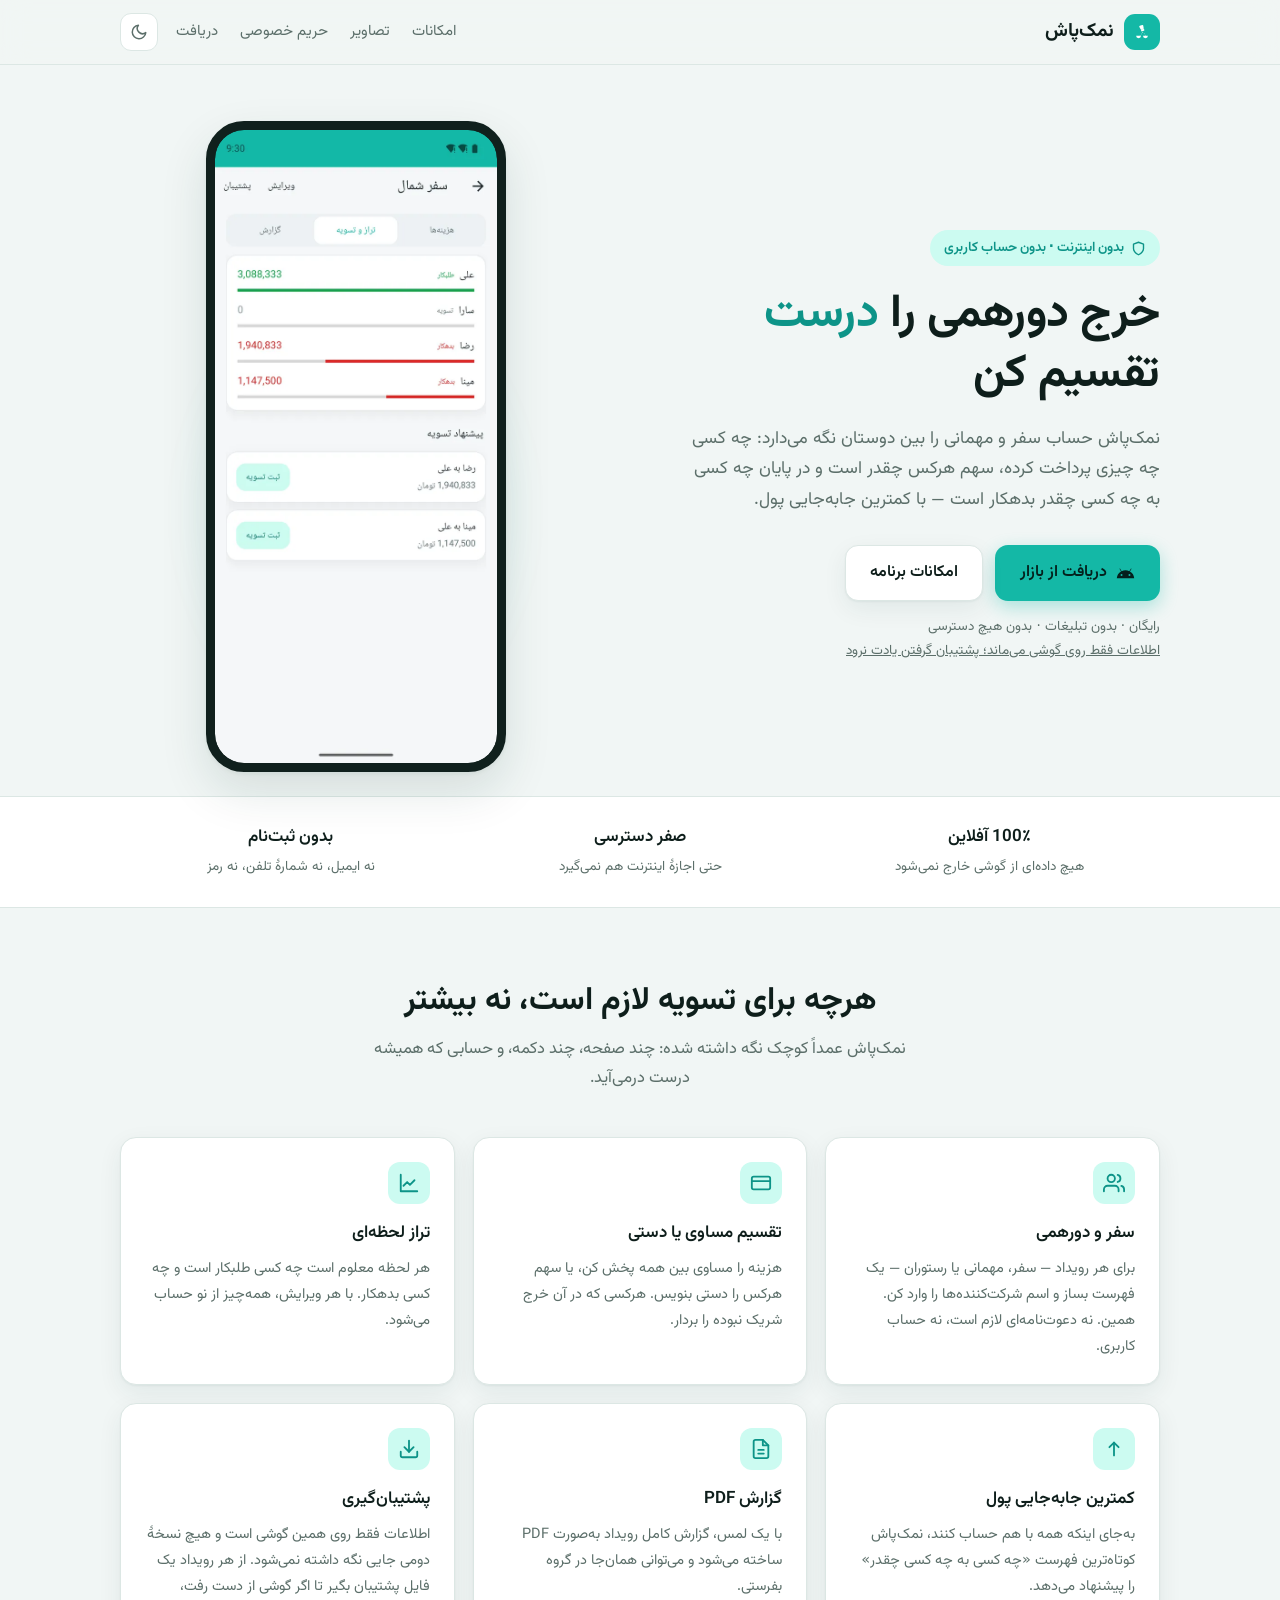
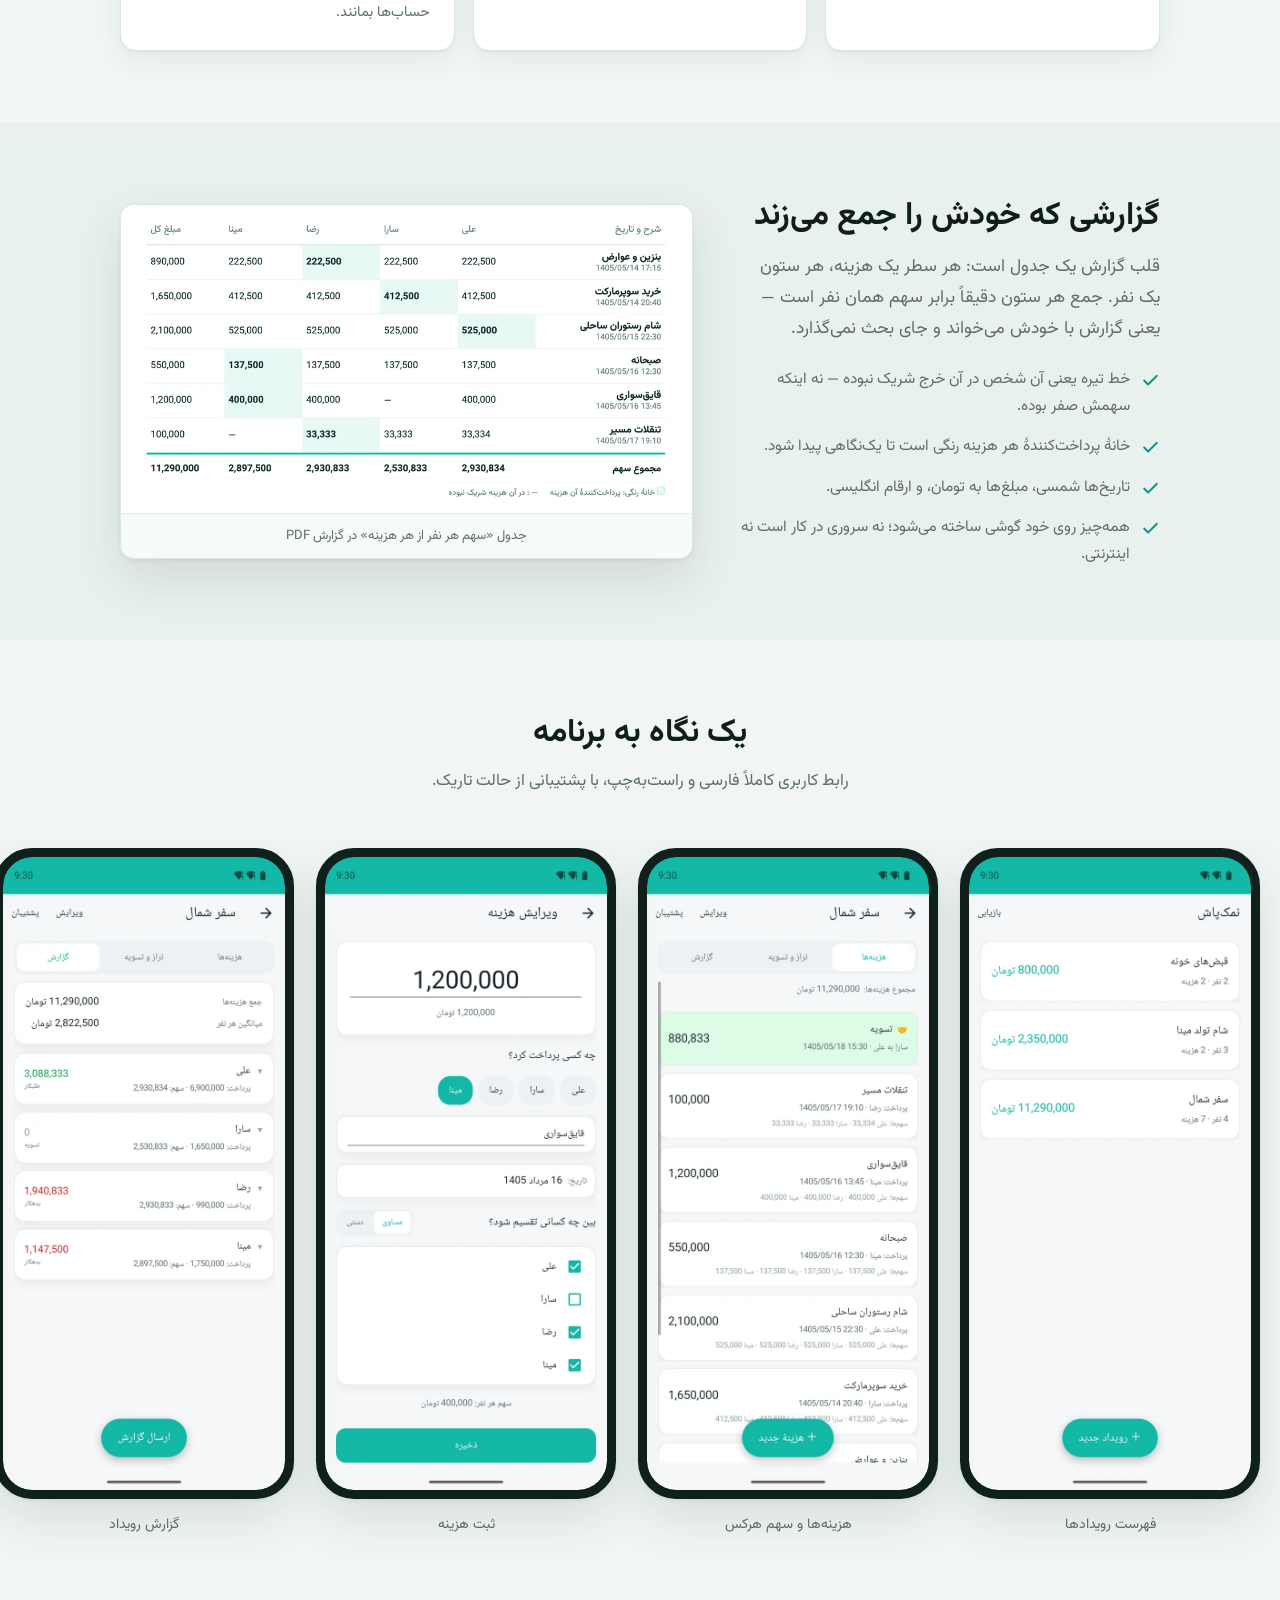
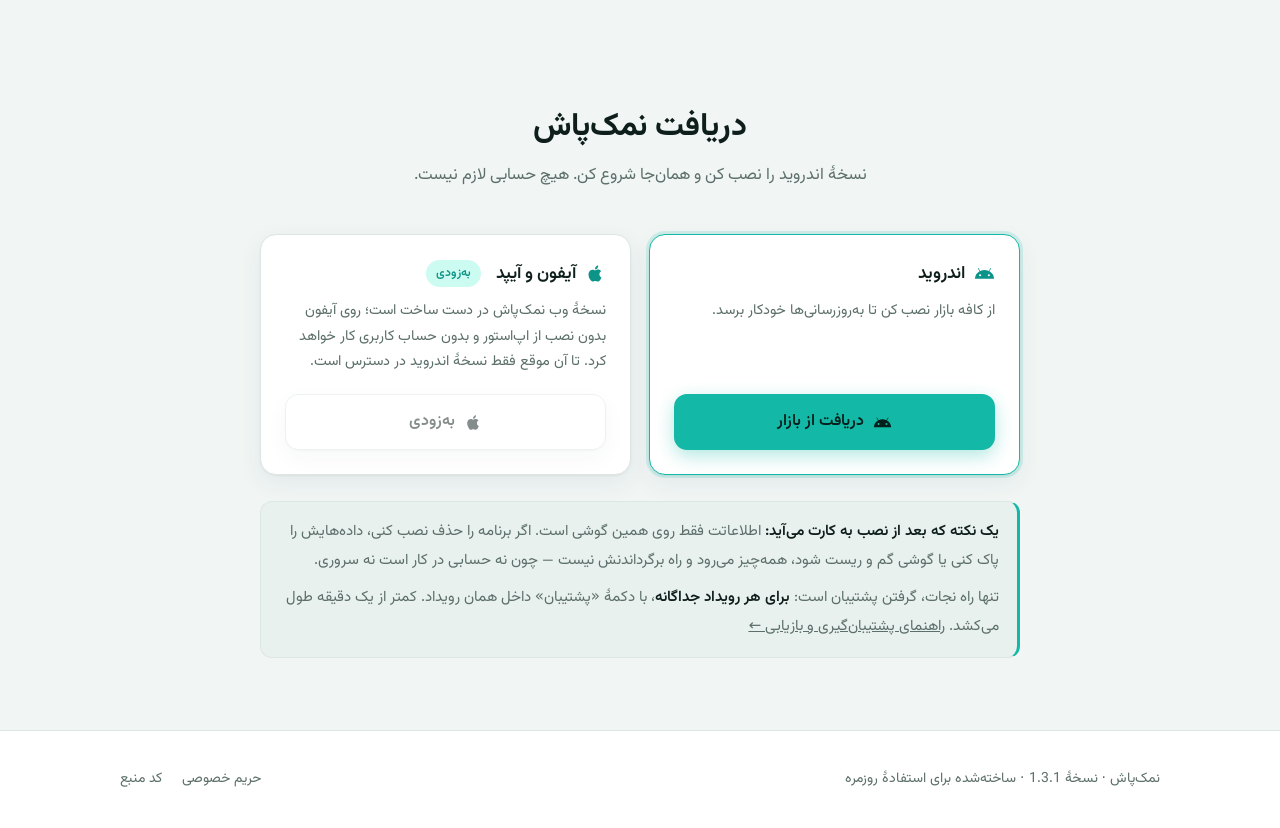
<file: docs/index.html>
<!doctype html>
<html lang="fa" dir="rtl">
<head>
<meta charset="utf-8">
<meta name="viewport" content="width=device-width, initial-scale=1, viewport-fit=cover">
<title>نمک‌پاش — تقسیم خرج دورهمی، بدون دردسر</title>
<meta name="description" content="نمک‌پاش خرج سفر و دورهمی را بین دوستان تقسیم می‌کند. کاملاً آفلاین، بدون حساب کاربری و بدون هیچ دسترسی.">
<meta name="theme-color" content="#14B8A6">

<meta property="og:type" content="website">
<meta property="og:title" content="نمک‌پاش — تقسیم خرج دورهمی، بدون دردسر">
<meta property="og:description" content="کاملاً آفلاین، بدون حساب کاربری، بدون هیچ دسترسی.">
<meta property="og:image" content="assets/shots/01-trips.webp">

<link rel="icon" href="assets/icon.svg" type="image/svg+xml">

<style>
@font-face{font-family:Vazirmatn;src:url(assets/fonts/Vazirmatn-Regular.woff2) format('woff2');font-weight:400;font-display:swap}
@font-face{font-family:Vazirmatn;src:url(assets/fonts/Vazirmatn-SemiBold.woff2) format('woff2');font-weight:600;font-display:swap}
@font-face{font-family:Vazirmatn;src:url(assets/fonts/Vazirmatn-Bold.woff2) format('woff2');font-weight:700;font-display:swap}

:root{
  --accent:#14B8A6; --accent-deep:#0D9488; --accent-soft:#CCFBF1;
  --green:#15A34A; --red:#DC2626;
  --bg:#F1F6F5; --surface:#FFFFFF; --surface-2:#E9F1EF;
  --text:#0E1E1B; --muted:#5C6F6A; --line:#DCE7E4;
  --shadow:0 1px 2px rgba(13,60,52,.05), 0 8px 24px rgba(13,60,52,.07);
  --shadow-lg:0 2px 4px rgba(13,60,52,.06), 0 20px 48px rgba(13,60,52,.12);
  --radius:16px;
}
@media (prefers-color-scheme:dark){
  :root:not([data-theme=light]){
    --accent:#2DD4BF; --accent-deep:#14B8A6; --accent-soft:#134E4A;
    --green:#4ADE80; --red:#F87171;
    --bg:#0A0F0E; --surface:#141B1A; --surface-2:#1B2423;
    --text:#E9F1EF; --muted:#93A5A0; --line:#243130;
    --shadow:0 1px 2px rgba(0,0,0,.4), 0 8px 24px rgba(0,0,0,.35);
    --shadow-lg:0 2px 4px rgba(0,0,0,.5), 0 20px 48px rgba(0,0,0,.5);
  }
}
:root[data-theme=dark]{
  --accent:#2DD4BF; --accent-deep:#14B8A6; --accent-soft:#134E4A;
  --green:#4ADE80; --red:#F87171;
  --bg:#0A0F0E; --surface:#141B1A; --surface-2:#1B2423;
  --text:#E9F1EF; --muted:#93A5A0; --line:#243130;
  --shadow:0 1px 2px rgba(0,0,0,.4), 0 8px 24px rgba(0,0,0,.35);
  --shadow-lg:0 2px 4px rgba(0,0,0,.5), 0 20px 48px rgba(0,0,0,.5);
}

*{box-sizing:border-box;margin:0;padding:0}
/* `clip`, not `hidden`: hidden would make body a scroll container and break the
   sticky header. In RTL any stray overflow also shifts the whole page sideways. */
html{scroll-behavior:smooth;overflow-x:clip}
body{
  font-family:Vazirmatn,system-ui,sans-serif;
  background:var(--bg); color:var(--text);
  line-height:1.75; font-size:16px;
  -webkit-font-smoothing:antialiased;
  overflow-x:clip;
}
.wrap{max-width:1080px;margin-inline:auto;padding-inline:20px}
section{padding-block:72px}
a{color:inherit}

/* ---------- header ---------- */
header{
  position:sticky; top:0; z-index:50;
  background:color-mix(in srgb, var(--bg) 82%, transparent);
  backdrop-filter:blur(14px); border-bottom:1px solid var(--line);
}
.bar{display:flex;align-items:center;gap:12px;height:64px}
.brand{display:flex;align-items:center;gap:10px;font-weight:700;font-size:19px;text-decoration:none}
.mark{width:36px;height:36px;border-radius:11px;background:var(--accent);display:grid;place-items:center;flex:none}
.mark svg{width:26px;height:26px;display:block}
.bar nav{margin-inline-start:auto;display:flex;gap:22px;align-items:center}
.bar nav a{color:var(--muted);text-decoration:none;font-size:15px}
.bar nav a:hover{color:var(--text)}
@media(max-width:640px){.bar nav a.hide-s{display:none}}

/* ---------- in-app browser notice ---------- */
#inapp{display:none;background:var(--accent-soft);border-bottom:1px solid var(--line);font-size:14px}
#inapp .wrap{padding-block:11px;display:flex;gap:10px;align-items:center;justify-content:center;text-align:center;flex-wrap:wrap}
#inapp b{font-weight:600}

/* ---------- hero ---------- */
.hero{padding-top:56px;padding-bottom:24px}
.hero-grid{display:grid;grid-template-columns:1.05fr .95fr;gap:48px;align-items:center}
@media(max-width:860px){.hero-grid{grid-template-columns:1fr;gap:40px;text-align:center}}
.eyebrow{
  display:inline-flex;align-items:center;gap:7px;font-size:13.5px;font-weight:600;
  color:var(--accent-deep);background:var(--accent-soft);
  padding:6px 14px;border-radius:999px;margin-bottom:20px;
}
@media (prefers-color-scheme:dark){:root:not([data-theme=light]) .eyebrow{color:#7FE8DC}}
:root[data-theme=dark] .eyebrow{color:#7FE8DC}
h1{font-size:clamp(30px,5.4vw,46px);line-height:1.3;font-weight:700;letter-spacing:-.01em}
h1 em{font-style:normal;color:var(--accent-deep)}
@media (prefers-color-scheme:dark){:root:not([data-theme=light]) h1 em{color:var(--accent)}}
:root[data-theme=dark] h1 em{color:var(--accent)}
.lede{margin-top:18px;font-size:17.5px;color:var(--muted);max-width:48ch}
@media(max-width:860px){.lede{margin-inline:auto}}

.cta{margin-top:30px;display:flex;flex-wrap:wrap;gap:12px}
@media(max-width:860px){.cta{justify-content:center}}
.btn{
  display:inline-flex;align-items:center;gap:9px;
  padding:13px 24px;border-radius:13px;font-size:16px;font-weight:600;
  text-decoration:none;border:1px solid transparent;cursor:pointer;
  transition:transform .15s ease, box-shadow .15s ease, background .15s ease;
}
.btn svg{width:19px;height:19px;flex:none}
.btn-primary{background:var(--accent);color:#04201C;box-shadow:0 6px 18px rgba(20,184,166,.32)}
.btn-primary:hover{transform:translateY(-1px);box-shadow:0 10px 26px rgba(20,184,166,.4)}
.btn-ghost{background:var(--surface);color:var(--text);border-color:var(--line);box-shadow:var(--shadow)}
.btn-ghost:hover{transform:translateY(-1px)}
.cta-note{margin-top:14px;font-size:13.5px;color:var(--muted)}

/* ---------- phone ---------- */
.phone{
  width:min(300px,78vw);margin-inline:auto;
  border:9px solid #10201D;border-radius:38px;background:#10201D;
  box-shadow:var(--shadow-lg);overflow:hidden;position:relative;
}
@media (prefers-color-scheme:dark){:root:not([data-theme=light]) .phone{border-color:#2A3937}}
:root[data-theme=dark] .phone{border-color:#2A3937}
.phone img{display:block;width:100%;height:auto;border-radius:29px}
.hero-phone{position:relative}
.hero-phone::after{
  content:"";position:absolute;inset:12% 0 -8% 0;z-index:-1;
  background:radial-gradient(closest-side, rgba(20,184,166,.28), transparent 72%);
  filter:blur(18px);
}

/* ---------- trust strip ---------- */
.strip{border-block:1px solid var(--line);background:var(--surface)}
.strip .wrap{display:grid;grid-template-columns:repeat(3,1fr);gap:8px;padding-block:26px;text-align:center}
@media(max-width:640px){.strip .wrap{grid-template-columns:1fr;gap:20px}}
.strip b{display:block;font-size:17px;font-weight:600}
.strip span{font-size:13.5px;color:var(--muted)}

/* ---------- headings ---------- */
.head{text-align:center;max-width:60ch;margin:0 auto 44px}
h2{font-size:clamp(24px,3.6vw,32px);font-weight:700;line-height:1.35}
.head p{margin-top:12px;color:var(--muted);font-size:16.5px}

/* ---------- features ---------- */
.features{display:grid;grid-template-columns:repeat(3,1fr);gap:18px}
@media(max-width:860px){.features{grid-template-columns:repeat(2,1fr)}}
@media(max-width:560px){.features{grid-template-columns:1fr}}
.card{
  background:var(--surface);border:1px solid var(--line);border-radius:var(--radius);
  padding:24px;box-shadow:var(--shadow);
}
.card .ic{
  width:42px;height:42px;border-radius:12px;background:var(--accent-soft);
  display:grid;place-items:center;margin-bottom:15px;color:var(--accent-deep);
}
@media (prefers-color-scheme:dark){:root:not([data-theme=light]) .card .ic{color:#7FE8DC}}
:root[data-theme=dark] .card .ic{color:#7FE8DC}
.card .ic svg{width:22px;height:22px}
.card h3{font-size:17px;font-weight:600;margin-bottom:7px}
.card p{font-size:14.5px;color:var(--muted);line-height:1.8}

/* ---------- report showcase ---------- */
.showcase{background:var(--surface-2)}
.showcase-grid{display:grid;grid-template-columns:.85fr 1.15fr;gap:44px;align-items:center}
@media(max-width:860px){.showcase-grid{grid-template-columns:1fr;gap:32px}}
.showcase-grid ul{list-style:none;margin-top:22px;display:grid;gap:13px}
.showcase-grid li{display:flex;gap:11px;font-size:15.5px;color:var(--muted);align-items:flex-start}
.showcase-grid li svg{width:19px;height:19px;flex:none;margin-top:5px;color:var(--accent-deep)}
@media (prefers-color-scheme:dark){:root:not([data-theme=light]) .showcase-grid li svg{color:var(--accent)}}
:root[data-theme=dark] .showcase-grid li svg{color:var(--accent)}
.paper{
  background:#fff;border:1px solid var(--line);border-radius:14px;overflow:hidden;
  box-shadow:var(--shadow-lg);
}
.paper img{display:block;width:100%;height:auto}
.paper figcaption{
  padding:11px 16px;font-size:13px;color:#5C6F6A;
  background:#F7FAFA;border-top:1px solid #E4EDEB;text-align:center;
}

/* ---------- gallery ---------- */
.rail{display:flex;gap:22px;overflow-x:auto;padding:8px 20px 24px;scroll-snap-type:x mandatory;scrollbar-width:thin}
.rail>figure{flex:0 0 auto;scroll-snap-align:center;text-align:center}
.rail figcaption{margin-top:14px;font-size:14px;color:var(--muted)}

/* ---------- download ---------- */
.dl{display:grid;grid-template-columns:repeat(2,1fr);gap:18px;max-width:760px;margin-inline:auto}
@media(max-width:640px){.dl{grid-template-columns:1fr}}
.dl-card{
  background:var(--surface);border:1px solid var(--line);border-radius:var(--radius);
  padding:24px;box-shadow:var(--shadow);display:flex;flex-direction:column;
}
.dl-card.is-primary{border-color:var(--accent);box-shadow:0 0 0 3px color-mix(in srgb,var(--accent) 16%,transparent),var(--shadow)}
.dl-card h3{font-size:17.5px;font-weight:600;display:flex;align-items:center;gap:9px}
.dl-card h3 svg{width:21px;height:21px;color:var(--accent-deep)}
@media (prefers-color-scheme:dark){:root:not([data-theme=light]) .dl-card h3 svg{color:var(--accent)}}
:root[data-theme=dark] .dl-card h3 svg{color:var(--accent)}
.dl-card p{font-size:14.5px;color:var(--muted);margin:9px 0 20px;flex:1}
.badge{
  display:inline-block;font-size:12px;font-weight:600;padding:3px 10px;border-radius:999px;
  background:var(--accent-soft);color:var(--accent-deep);margin-inline-start:6px;vertical-align:middle;
}
@media (prefers-color-scheme:dark){:root:not([data-theme=light]) .badge{color:#7FE8DC}}
:root[data-theme=dark] .badge{color:#7FE8DC}
.btn-block{width:100%;justify-content:center}
.btn[aria-disabled=true]{opacity:.5;pointer-events:none}
/* same component as privacy.html's .warn — the one thing that can cost someone their data */
.warn{
  max-width:760px;margin:26px auto 0;scroll-margin-top:84px;
  background:var(--surface-2);border:1px solid var(--line);
  border-inline-start:3px solid var(--accent);
  border-radius:12px;padding:16px 18px;
  font-size:15px;color:var(--muted);line-height:1.9;
}
.warn p+p{margin-top:9px}
.warn b,.warn strong{color:var(--text);font-weight:600}

/* ---------- ios steps ---------- */
.steps{counter-reset:s;display:grid;gap:14px;margin-top:20px}
.steps li{list-style:none;display:flex;gap:13px;align-items:flex-start;font-size:15px}
.steps li::before{
  counter-increment:s;content:counter(s);
  width:26px;height:26px;border-radius:50%;flex:none;
  background:var(--accent);color:#04201C;font-size:13.5px;font-weight:700;
  display:grid;place-items:center;margin-top:3px;
}
.inline-ic{display:inline-grid;place-items:center;width:22px;height:22px;vertical-align:-5px;color:var(--accent-deep)}
.inline-ic svg{width:17px;height:17px}
@media (prefers-color-scheme:dark){:root:not([data-theme=light]) .inline-ic{color:var(--accent)}}
:root[data-theme=dark] .inline-ic{color:var(--accent)}

/* ---------- footer ---------- */
footer{border-top:1px solid var(--line);background:var(--surface);padding-block:36px;font-size:14px;color:var(--muted)}
footer .wrap{display:flex;gap:16px;align-items:center;flex-wrap:wrap;justify-content:space-between}
footer a{text-decoration:none}
footer a:hover{color:var(--text)}
.f-links{display:flex;gap:20px;flex-wrap:wrap}

/* theme toggle */
:root{color-scheme:light}
@media (prefers-color-scheme:dark){:root:not([data-theme=light]){color-scheme:dark}}
:root[data-theme=dark]{color-scheme:dark}
:root[data-theme=light]{color-scheme:light}
.theme-toggle{
  width:38px;height:38px;flex:none;margin-inline-start:6px;
  display:grid;place-items:center;cursor:pointer;
  border:1px solid var(--line);border-radius:11px;
  background:var(--surface);color:var(--muted);
  transition:color .18s ease,border-color .18s ease;
}
.theme-toggle:hover{color:var(--text);border-color:var(--accent)}
.theme-toggle:focus-visible{outline:2px solid var(--accent);outline-offset:2px}
.theme-toggle svg{width:18px;height:18px;display:block}
/* show the icon for the theme you would switch TO */
.theme-toggle .sun{display:none}
@media (prefers-color-scheme:dark){
  :root:not([data-theme=light]) .theme-toggle .sun{display:block}
  :root:not([data-theme=light]) .theme-toggle .moon{display:none}
}
:root[data-theme=dark] .theme-toggle .sun{display:block}
:root[data-theme=dark] .theme-toggle .moon{display:none}
:root[data-theme=light] .theme-toggle .sun{display:none}
:root[data-theme=light] .theme-toggle .moon{display:block}
@media (prefers-reduced-motion:reduce){.theme-toggle{transition:none}}
</style>
<script>try{var t=localStorage.getItem("namakpash-theme");if(t)document.documentElement.setAttribute("data-theme",t)}catch(e){}</script>
</head>
<body>

<div id="inapp">
  <div class="wrap">
    <span>برای نصب، این صفحه را در <b>Safari</b> باز کنید — از منوی «…» گزینهٔ «Open in Browser» را بزنید.</span>
  </div>
</div>

<header>
  <div class="wrap bar">
    <a class="brand" href="#top">
      <span class="mark" aria-hidden="true">
        <svg viewBox="0 0 456 456" fill="#fff">
          <g transform="translate(228 228) scale(0.86) translate(-228 -228)">
            <g transform="rotate(160 228 150)">
              <rect x="194" y="88" width="68" height="38" rx="18"/>
              <rect x="203" y="122" width="50" height="16"/>
              <path d="M196 134 H260 L270 192 Q272 210 254 210 H202 Q184 210 186 192 Z"/>
            </g>
            <circle cx="243" cy="238" r="9"/><circle cx="214" cy="268" r="8"/>
            <circle cx="274" cy="266" r="8"/><circle cx="190" cy="294" r="7"/>
            <circle cx="298" cy="292" r="7"/>
            <path d="M108 306 h100 a50 50 0 0 1 -100 0 z"/>
            <path d="M248 306 h100 a50 50 0 0 1 -100 0 z"/>
          </g>
        </svg>
      </span>
      نمک‌پاش
    </a>
    <nav>
      <a href="#features" class="hide-s">امکانات</a>
      <a href="#shots" class="hide-s">تصاویر</a>
      <a href="privacy.html" class="hide-s">حریم خصوصی</a>
      <a href="#download">دریافت</a>
    </nav>
    <button class="theme-toggle" id="themeToggle" type="button" aria-label="تغییر ظاهر">
      <svg class="moon" viewBox="0 0 24 24" fill="none" stroke="currentColor" stroke-width="2" stroke-linecap="round" stroke-linejoin="round" aria-hidden="true"><path d="M21 12.8A9 9 0 1 1 11.2 3a7 7 0 0 0 9.8 9.8z"/></svg>
      <svg class="sun" viewBox="0 0 24 24" fill="none" stroke="currentColor" stroke-width="2" stroke-linecap="round" stroke-linejoin="round" aria-hidden="true"><circle cx="12" cy="12" r="4.2"/><path d="M12 2.5v2M12 19.5v2M2.5 12h2M19.5 12h2M5.1 5.1l1.4 1.4M17.5 17.5l1.4 1.4M18.9 5.1l-1.4 1.4M6.5 17.5l-1.4 1.4"/></svg>
    </button>
  </div>
</header>

<main id="top">

<section class="hero">
  <div class="wrap hero-grid">
    <div>
      <span class="eyebrow">
        <svg viewBox="0 0 24 24" fill="none" stroke="currentColor" stroke-width="2.2" stroke-linecap="round" stroke-linejoin="round" width="15" height="15"><path d="M12 22s8-4 8-10V5l-8-3-8 3v7c0 6 8 10 8 10z"/></svg>
        بدون اینترنت · بدون حساب کاربری
      </span>
      <h1>خرج دورهمی را <em>درست</em> تقسیم کن</h1>
      <p class="lede">
        نمک‌پاش حساب سفر و مهمانی را بین دوستان نگه می‌دارد: چه کسی چه چیزی پرداخت کرده،
        سهم هرکس چقدر است و در پایان چه کسی به چه کسی چقدر بدهکار است — با کمترین جابه‌جایی پول.
      </p>
      <div class="cta" id="cta"></div>
      <p class="cta-note" id="ctaNote"></p>
    </div>
    <div class="hero-phone">
      <div class="phone">
        <img src="assets/shots/03-balances.webp" width="620" height="1392"
             alt="صفحهٔ تراز و تسویه در نمک‌پاش: طلبکار و بدهکار هر نفر و پیشنهاد تسویه">
      </div>
    </div>
  </div>
</section>

<div class="strip">
  <div class="wrap">
    <div><b>100٪ آفلاین</b><span>هیچ داده‌ای از گوشی خارج نمی‌شود</span></div>
    <div><b>صفر دسترسی</b><span>حتی اجازهٔ اینترنت هم نمی‌گیرد</span></div>
    <div><b>بدون ثبت‌نام</b><span>نه ایمیل، نه شمارهٔ تلفن، نه رمز</span></div>
  </div>
</div>

<section id="features">
  <div class="wrap">
    <div class="head">
      <h2>هرچه برای تسویه لازم است، نه بیشتر</h2>
      <p>نمک‌پاش عمداً کوچک نگه داشته شده: چند صفحه، چند دکمه، و حسابی که همیشه درست درمی‌آید.</p>
    </div>
    <div class="features">
      <div class="card">
        <div class="ic"><svg viewBox="0 0 24 24" fill="none" stroke="currentColor" stroke-width="2" stroke-linecap="round" stroke-linejoin="round"><path d="M17 21v-2a4 4 0 0 0-4-4H5a4 4 0 0 0-4 4v2"/><circle cx="9" cy="7" r="4"/><path d="M23 21v-2a4 4 0 0 0-3-3.87M16 3.13a4 4 0 0 1 0 7.75"/></svg></div>
        <h3>سفر و دورهمی</h3>
        <p>برای هر رویداد — سفر، مهمانی یا رستوران — یک فهرست بساز و اسم شرکت‌کننده‌ها را وارد کن. همین. نه دعوت‌نامه‌ای لازم است، نه حساب کاربری.</p>
      </div>
      <div class="card">
        <div class="ic"><svg viewBox="0 0 24 24" fill="none" stroke="currentColor" stroke-width="2" stroke-linecap="round" stroke-linejoin="round"><rect x="2" y="5" width="20" height="14" rx="2"/><path d="M2 10h20"/></svg></div>
        <h3>تقسیم مساوی یا دستی</h3>
        <p>هزینه را مساوی بین همه پخش کن، یا سهم هرکس را دستی بنویس. هرکسی که در آن خرج شریک نبوده را بردار.</p>
      </div>
      <div class="card">
        <div class="ic"><svg viewBox="0 0 24 24" fill="none" stroke="currentColor" stroke-width="2" stroke-linecap="round" stroke-linejoin="round"><path d="M3 3v18h18"/><path d="M18 9l-5 5-3-3-4 4"/></svg></div>
        <h3>تراز لحظه‌ای</h3>
        <p>هر لحظه معلوم است چه کسی طلبکار است و چه کسی بدهکار. با هر ویرایش، همه‌چیز از نو حساب می‌شود.</p>
      </div>
      <div class="card">
        <div class="ic"><svg viewBox="0 0 24 24" fill="none" stroke="currentColor" stroke-width="2" stroke-linecap="round" stroke-linejoin="round"><path d="M7 10l5-5 5 5"/><path d="M12 5v14"/></svg></div>
        <h3>کمترین جابه‌جایی پول</h3>
        <p>به‌جای اینکه همه با هم حساب کنند، نمک‌پاش کوتاه‌ترین فهرست «چه کسی به چه کسی چقدر» را پیشنهاد می‌دهد.</p>
      </div>
      <div class="card">
        <div class="ic"><svg viewBox="0 0 24 24" fill="none" stroke="currentColor" stroke-width="2" stroke-linecap="round" stroke-linejoin="round"><path d="M14 2H6a2 2 0 0 0-2 2v16a2 2 0 0 0 2 2h12a2 2 0 0 0 2-2V8z"/><path d="M14 2v6h6"/><path d="M9 13h6M9 17h6"/></svg></div>
        <h3>گزارش PDF</h3>
        <p>با یک لمس، گزارش کامل رویداد به‌صورت PDF ساخته می‌شود و می‌توانی همان‌جا در گروه بفرستی.</p>
      </div>
      <div class="card">
        <div class="ic"><svg viewBox="0 0 24 24" fill="none" stroke="currentColor" stroke-width="2" stroke-linecap="round" stroke-linejoin="round"><path d="M21 15v4a2 2 0 0 1-2 2H5a2 2 0 0 1-2-2v-4"/><path d="M7 10l5 5 5-5"/><path d="M12 15V3"/></svg></div>
        <h3>پشتیبان‌گیری</h3>
        <p>اطلاعات فقط روی همین گوشی است و هیچ نسخهٔ دومی جایی نگه داشته نمی‌شود. از هر رویداد یک فایل پشتیبان بگیر تا اگر گوشی از دست رفت، حساب‌ها بمانند.</p>
      </div>
    </div>
  </div>
</section>

<section class="showcase">
  <div class="wrap showcase-grid">
    <div>
      <h2>گزارشی که خودش را جمع می‌زند</h2>
      <p class="lede" style="margin-top:14px">
        قلب گزارش یک جدول است: هر سطر یک هزینه، هر ستون یک نفر. جمع هر ستون دقیقاً برابر
        سهم همان نفر است — یعنی گزارش با خودش می‌خواند و جای بحث نمی‌گذارد.
      </p>
      <ul>
        <li><svg viewBox="0 0 24 24" fill="none" stroke="currentColor" stroke-width="2.4" stroke-linecap="round" stroke-linejoin="round"><path d="M20 6L9 17l-5-5"/></svg><span>خط تیره یعنی آن شخص در آن خرج شریک نبوده — نه اینکه سهمش صفر بوده.</span></li>
        <li><svg viewBox="0 0 24 24" fill="none" stroke="currentColor" stroke-width="2.4" stroke-linecap="round" stroke-linejoin="round"><path d="M20 6L9 17l-5-5"/></svg><span>خانهٔ پرداخت‌کنندهٔ هر هزینه رنگی است تا یک‌نگاهی پیدا شود.</span></li>
        <li><svg viewBox="0 0 24 24" fill="none" stroke="currentColor" stroke-width="2.4" stroke-linecap="round" stroke-linejoin="round"><path d="M20 6L9 17l-5-5"/></svg><span>تاریخ‌ها شمسی، مبلغ‌ها به تومان، و ارقام انگلیسی.</span></li>
        <li><svg viewBox="0 0 24 24" fill="none" stroke="currentColor" stroke-width="2.4" stroke-linecap="round" stroke-linejoin="round"><path d="M20 6L9 17l-5-5"/></svg><span>همه‌چیز روی خود گوشی ساخته می‌شود؛ نه سروری در کار است نه اینترنتی.</span></li>
      </ul>
    </div>
    <figure class="paper">
      <img src="assets/shots/09-matrix.webp" width="1000" height="577" loading="lazy"
           alt="جدول سهم هر نفر از هر هزینه در گزارش نمک‌پاش: هر سطر یک هزینه، هر ستون یک نفر، با سطر مجموع سهم">
      <figcaption>جدول «سهم هر نفر از هر هزینه» در گزارش PDF</figcaption>
    </figure>
  </div>
</section>

<section id="shots">
  <div class="wrap head">
    <h2>یک نگاه به برنامه</h2>
    <p>رابط کاربری کاملاً فارسی و راست‌به‌چپ، با پشتیبانی از حالت تاریک.</p>
  </div>
  <div class="rail">
    <figure><div class="phone"><img src="assets/shots/01-trips.webp" width="620" height="1392" loading="lazy" alt="فهرست رویدادها"></div><figcaption>فهرست رویدادها</figcaption></figure>
    <figure><div class="phone"><img src="assets/shots/02-expenses.webp" width="620" height="1392" loading="lazy" alt="فهرست هزینه‌ها با سهم هر نفر"></div><figcaption>هزینه‌ها و سهم هرکس</figcaption></figure>
    <figure><div class="phone"><img src="assets/shots/05-editor.webp" width="620" height="1392" loading="lazy" alt="ثبت هزینهٔ جدید"></div><figcaption>ثبت هزینه</figcaption></figure>
    <figure><div class="phone"><img src="assets/shots/04-report.webp" width="620" height="1392" loading="lazy" alt="گزارش رویداد"></div><figcaption>گزارش رویداد</figcaption></figure>
    <figure><div class="phone"><img src="assets/shots/06-dark-expenses.webp" width="620" height="1392" loading="lazy" alt="هزینه‌ها در حالت تاریک"></div><figcaption>حالت تاریک</figcaption></figure>
    <figure><div class="phone"><img src="assets/shots/07-dark-balances.webp" width="620" height="1392" loading="lazy" alt="تراز و تسویه در حالت تاریک"></div><figcaption>تراز در حالت تاریک</figcaption></figure>
  </div>
</section>

<section id="download">
  <div class="wrap">
    <div class="head">
      <h2>دریافت نمک‌پاش</h2>
      <p id="dlIntro">نسخهٔ اندروید را نصب کن و همان‌جا شروع کن. هیچ حسابی لازم نیست.</p>
    </div>
    <div class="dl" id="dlCards"></div>

    <div class="warn" id="backup-note">
      <p><b>یک نکته که بعد از نصب به کارت می‌آید:</b> اطلاعاتت فقط روی همین گوشی است.
        اگر برنامه را حذف نصب کنی، داده‌هایش را پاک کنی یا گوشی گم و ریست شود، همه‌چیز
        می‌رود و راه برگرداندنش نیست — چون نه حسابی در کار است نه سروری.</p>
      <p>تنها راه نجات، گرفتن پشتیبان است: <strong>برای هر رویداد جداگانه</strong>، با
        دکمهٔ «پشتیبان» داخل همان رویداد. کمتر از یک دقیقه طول می‌کشد.
        <a href="privacy.html#backup">راهنمای پشتیبان‌گیری و بازیابی ←</a></p>
    </div>
  </div>
</section>

</main>

<footer>
  <div class="wrap">
    <span>نمک‌پاش · نسخهٔ <span id="ver">1.3</span> · ساخته‌شده برای استفادهٔ روزمره</span>
    <span class="f-links">
      <a href="privacy.html">حریم خصوصی</a>
      <a href="https://github.com/AmirHosseinNarimaniRad/namakpash" rel="noopener">کد منبع</a>
    </span>
  </div>
</footer>

<script>
(function () {
  "use strict";

  // ---- flip these as each channel goes live -------------------------------
  var CONFIG = {
    version:  "1.3.1",
    bazaarUrl: "https://cafebazaar.ir/app/ir.narimani.splitt",
    myketUrl:  null,   // "https://myket.ir/app/ir.narimani.splitt"
    pwaUrl:    null    // "/app/"  — set once the web version ships
  };
  // ------------------------------------------------------------------------

  var ua = navigator.userAgent || "";
  var isIOS = /iPad|iPhone|iPod/.test(ua) ||
              (navigator.platform === "MacIntel" && navigator.maxTouchPoints > 1);
  var isAndroid = /Android/.test(ua);
  // Links opened from Telegram/Instagram/WhatsApp land in a webview where iOS has no
  // "Add to Home Screen" at all — worth calling out rather than letting it dead-end.
  var inApp = /(FBAN|FBAV|Instagram|Line|Twitter|WhatsApp|Telegram)/i.test(ua) ||
              (isIOS && /AppleWebKit/.test(ua) && !/Safari/.test(ua));

  if (inApp) document.getElementById("inapp").style.display = "block";

  var ICON = {
    android: '<svg viewBox="0 0 24 24" fill="currentColor"><path d="M17.6 9.48l1.84-3.18a.4.4 0 0 0-.7-.4l-1.87 3.23a11.4 11.4 0 0 0-9.74 0L5.26 5.9a.4.4 0 1 0-.7.4L6.4 9.48A10.9 10.9 0 0 0 1 18h22a10.9 10.9 0 0 0-5.4-8.52M7 15.25a1.25 1.25 0 1 1 0-2.5 1.25 1.25 0 0 1 0 2.5m10 0a1.25 1.25 0 1 1 0-2.5 1.25 1.25 0 0 1 0 2.5"/></svg>',
    apple:   '<svg viewBox="0 0 24 24" fill="currentColor"><path d="M16.4 12.8c0-2.3 1.9-3.4 2-3.5-1.1-1.6-2.8-1.8-3.4-1.8-1.4-.1-2.8.9-3.5.9s-1.8-.9-3-.8c-1.5 0-2.9.9-3.7 2.3-1.6 2.7-.4 6.8 1.1 9 .8 1.1 1.6 2.3 2.8 2.3s1.6-.7 3-.7 1.8.7 3 .7 2-1.1 2.8-2.2c.9-1.2 1.2-2.4 1.2-2.5 0 0-2.3-.9-2.3-3.7M14.2 5.9c.6-.8 1-1.9.9-3-.9 0-2 .6-2.7 1.4-.6.7-1.1 1.8-.9 2.9 1 .1 2-.5 2.7-1.3"/></svg>',
    share:   '<svg viewBox="0 0 24 24" fill="none" stroke="currentColor" stroke-width="2" stroke-linecap="round" stroke-linejoin="round"><path d="M12 16V3"/><path d="M8 7l4-4 4 4"/><path d="M4 12v7a2 2 0 0 0 2 2h12a2 2 0 0 0 2-2v-7"/></svg>',
    plus:    '<svg viewBox="0 0 24 24" fill="none" stroke="currentColor" stroke-width="2" stroke-linecap="round" stroke-linejoin="round"><rect x="3" y="3" width="18" height="18" rx="4"/><path d="M12 8v8M8 12h8"/></svg>'
  };

  // Store links leave the site, so they open in a new tab and this page stays
  // put. In-page anchors (#download, #ios) must not spawn tabs.
  function linkAttrs(href) {
    return /^https?:\/\//i.test(href) ? ' target="_blank" rel="noopener"' : '';
  }

  function btn(href, label, icon, primary) {
    if (!href) {
      return '<span class="btn ' + (primary ? "btn-primary" : "btn-ghost") +
             ' btn-block" aria-disabled="true">' + icon + label + '</span>';
    }
    return '<a class="btn ' + (primary ? "btn-primary" : "btn-ghost") +
           ' btn-block" href="' + href + '"' + linkAttrs(href) + '>' + icon + label + '</a>';
  }

  // ---- hero call to action ----
  var cta = document.getElementById("cta");
  var note = document.getElementById("ctaNote");
  var androidHref = CONFIG.bazaarUrl;

  if (isIOS) {
    if (CONFIG.pwaUrl) {
      cta.innerHTML =
        '<a class="btn btn-primary" href="#ios">' + ICON.apple + 'نصب روی آیفون</a>' +
        '<a class="btn btn-ghost" href="#download">نسخهٔ اندروید</a>';
      note.textContent = "نسخهٔ وب، مستقیم از داخل Safari نصب می‌شود.";
    } else {
      cta.innerHTML =
        '<a class="btn btn-ghost" href="#download">' + ICON.android + 'فعلاً فقط اندروید</a>';
      note.textContent = "نسخهٔ وب برای آیفون در دست ساخت است.";
    }
  } else {
    cta.innerHTML =
      '<a class="btn btn-primary" href="' + androidHref + '"' + linkAttrs(androidHref) + '>' +
      ICON.android + "دریافت از بازار" + '</a>' +
      '<a class="btn btn-ghost" href="#features">امکانات برنامه</a>';
    note.innerHTML = "رایگان · بدون تبلیغات · بدون هیچ دسترسی<br>" +
      '<a href="#backup-note">اطلاعات فقط روی گوشی می‌ماند؛ پشتیبان گرفتن یادت نرود</a>';
  }

  // ---- download cards ----
  var cards = [];

  var androidButtons = btn(CONFIG.bazaarUrl, "دریافت از بازار", ICON.android, true);

  cards.push(
    '<div class="dl-card' + (isIOS ? "" : " is-primary") + '">' +
      '<h3>' + ICON.android + 'اندروید</h3>' +
      '<p>از کافه بازار نصب کن تا به‌روزرسانی‌ها خودکار برسد.</p>' +
      androidButtons +
    '</div>'
  );

  cards.push(
    '<div class="dl-card' + (isIOS && CONFIG.pwaUrl ? " is-primary" : "") + '" id="ios">' +
      '<h3>' + ICON.apple + 'آیفون و آیپد' +
        (CONFIG.pwaUrl ? "" : '<span class="badge">به‌زودی</span>') + '</h3>' +
      (CONFIG.pwaUrl
        ? '<p>نسخهٔ وب را باز کن و به صفحهٔ اصلی اضافه کن — بعد از آن کاملاً آفلاین کار می‌کند.</p>' +
          '<ol class="steps">' +
            '<li>این صفحه را در <b>Safari</b> باز کن.</li>' +
            '<li>دکمهٔ <span class="inline-ic">' + ICON.share + '</span> را بزن.</li>' +
            '<li>گزینهٔ <span class="inline-ic">' + ICON.plus + '</span> <b>Add to Home Screen</b> را انتخاب کن.</li>' +
          '</ol>' +
          '<div style="height:16px"></div>' +
          btn(CONFIG.pwaUrl, "باز کردن نسخهٔ وب", ICON.apple, true)
        : '<p>نسخهٔ وب نمک‌پاش در دست ساخت است؛ روی آیفون بدون نصب از اپ‌استور و بدون حساب کاربری کار خواهد کرد. تا آن موقع فقط نسخهٔ اندروید در دسترس است.</p>' +
          btn(null, "به‌زودی", ICON.apple, false)) +
    '</div>'
  );

  if (CONFIG.myketUrl) {
    cards.push(
      '<div class="dl-card">' +
        '<h3>' + ICON.android + 'مایکت</h3>' +
        '<p>اگر کافه بازار نداری، از مایکت نصب کن.</p>' +
        btn(CONFIG.myketUrl, "دریافت از مایکت", ICON.android, false) +
      '</div>'
    );
  }

  document.getElementById("dlCards").innerHTML = cards.join("");

  if (isIOS && !CONFIG.pwaUrl) {
    document.getElementById("dlIntro").textContent =
      "نسخهٔ آیفون هنوز آماده نیست. فعلاً نمک‌پاش فقط روی اندروید کار می‌کند.";
  }

  document.getElementById("ver").textContent = CONFIG.version;
})();
</script>

<script>
(function () {
  "use strict";
  var root = document.documentElement, KEY = "namakpash-theme";
  var btn = document.getElementById("themeToggle");
  if (!btn) return;
  var mq = window.matchMedia("(prefers-color-scheme:dark)");
  function current() {
    return root.getAttribute("data-theme") || (mq.matches ? "dark" : "light");
  }
  function label() {
    btn.setAttribute("aria-label", current() === "dark" ? "روشن کردن ظاهر" : "تیره کردن ظاهر");
  }
  btn.addEventListener("click", function () {
    var next = current() === "dark" ? "light" : "dark";
    root.setAttribute("data-theme", next);
    try { localStorage.setItem(KEY, next); } catch (e) {}
    label();
  });
  // with no stored choice the page keeps following the system
  if (mq.addEventListener) mq.addEventListener("change", function () {
    if (!root.getAttribute("data-theme")) label();
  });
  label();
})();
</script>
</body>
</html>
</file>
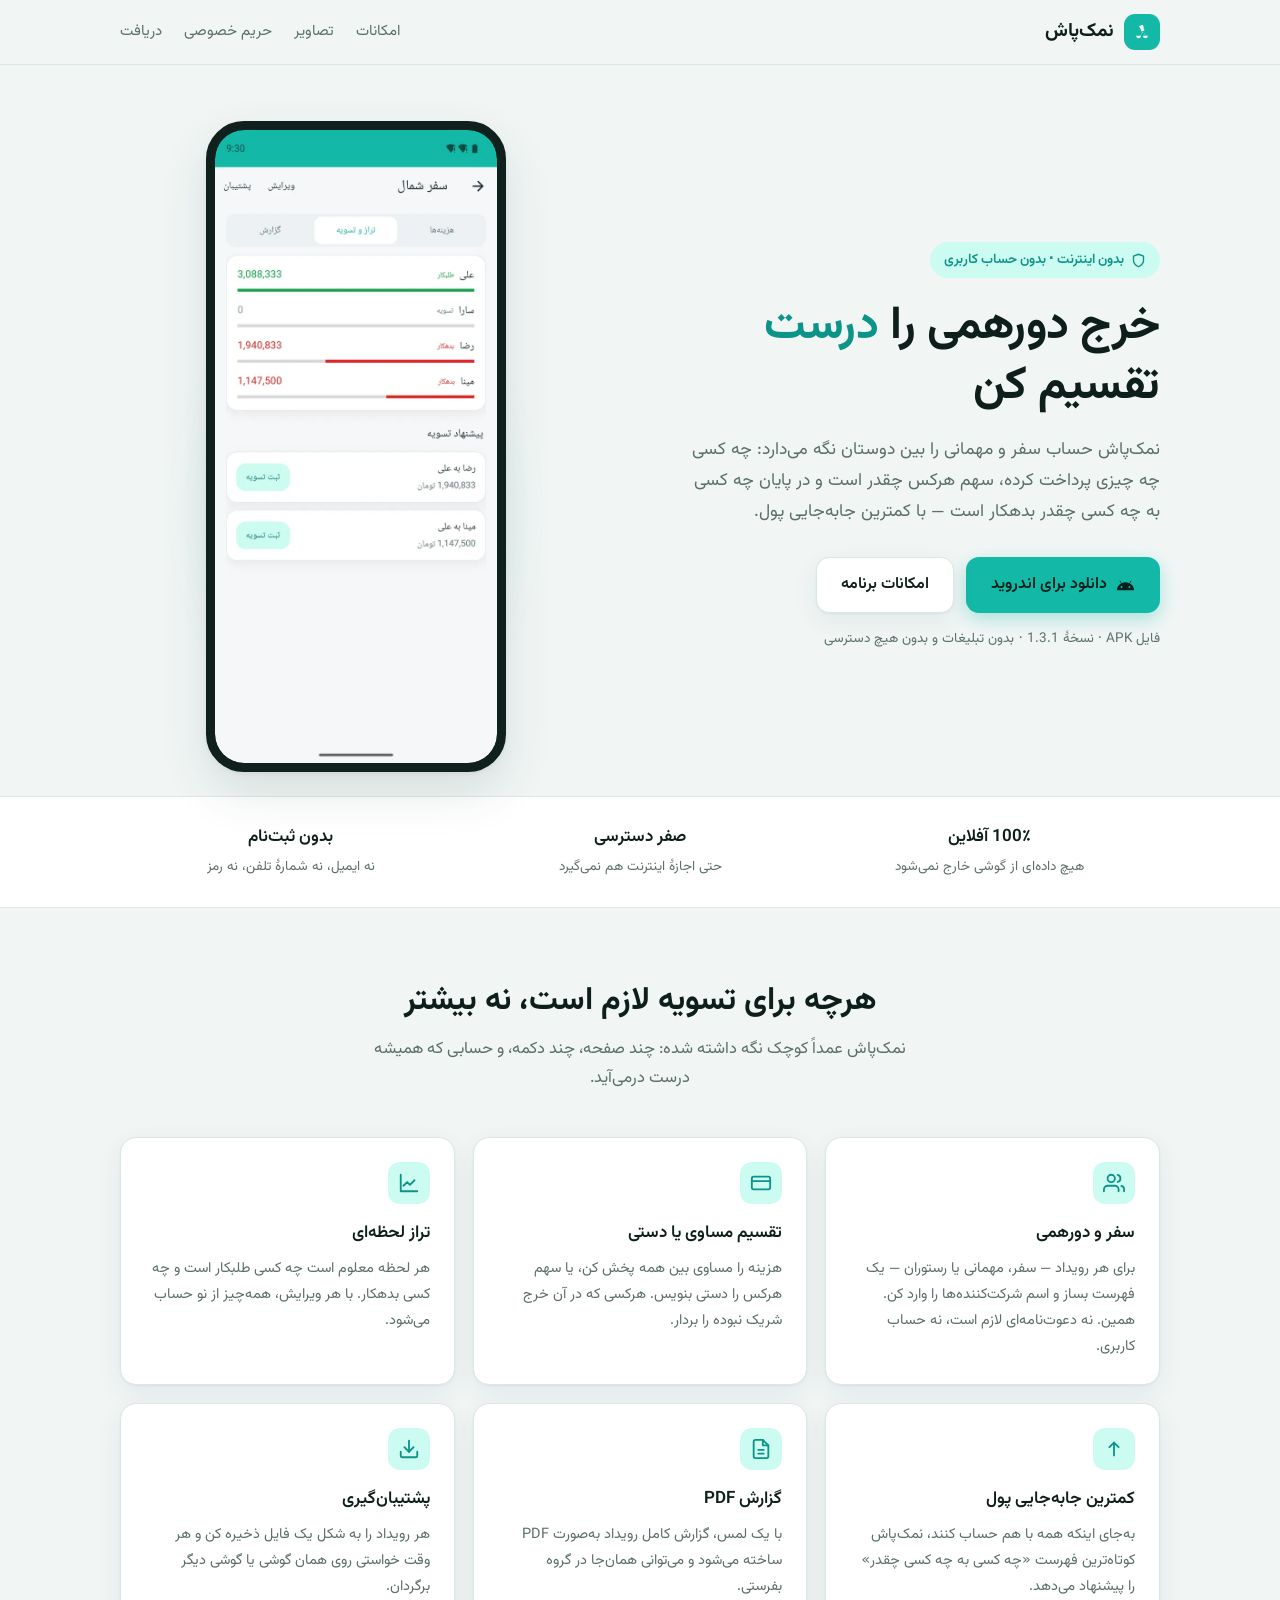
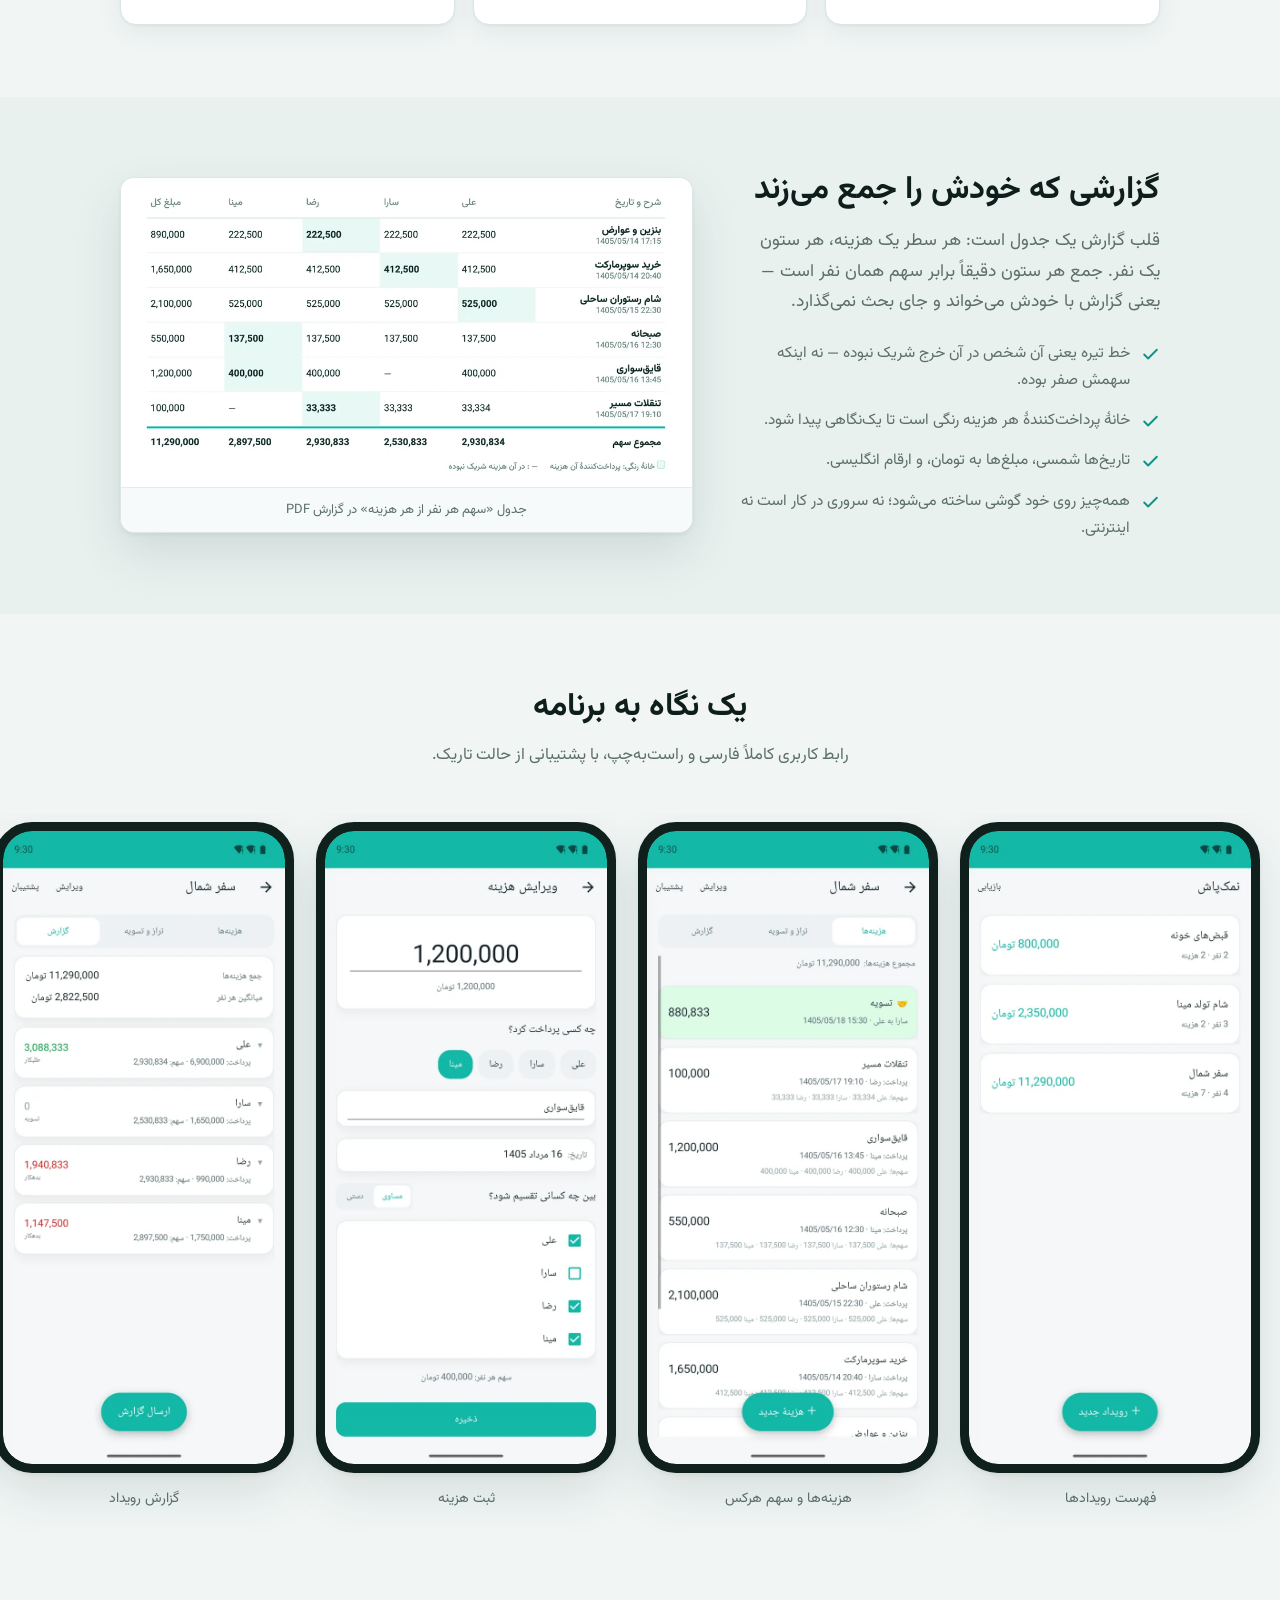
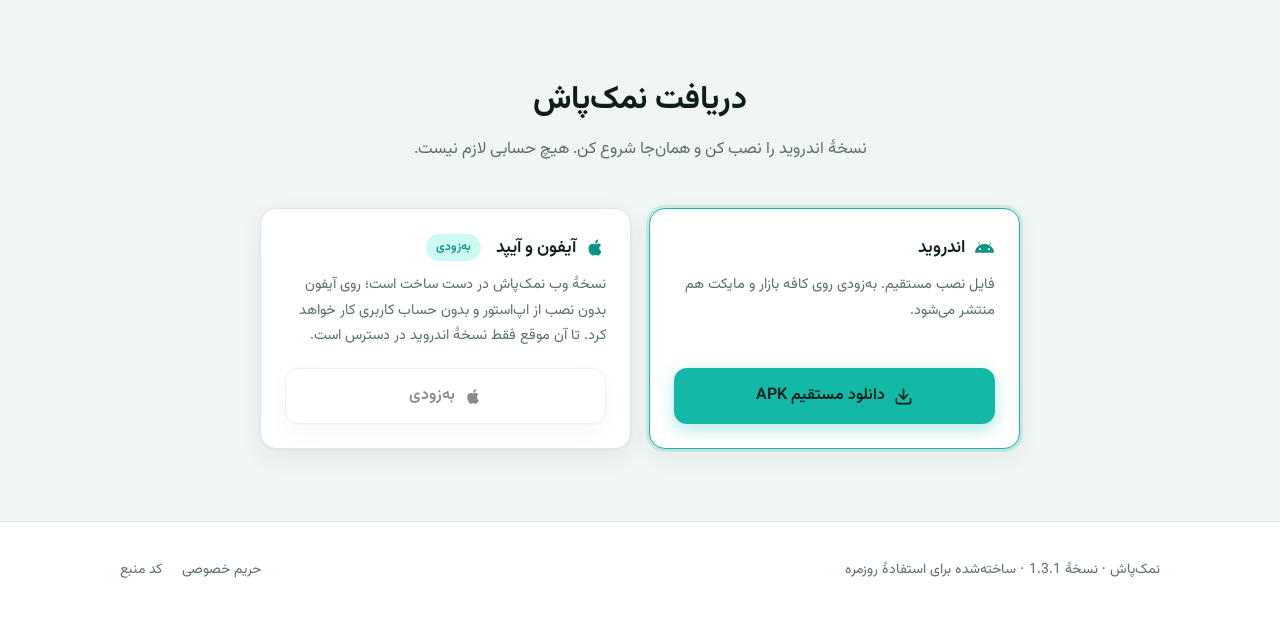
<file: web/index.html>
<!doctype html>
<html lang="fa" dir="rtl">
<head>
<meta charset="utf-8">
<meta name="viewport" content="width=device-width, initial-scale=1, viewport-fit=cover">
<title>نمک‌پاش — تقسیم خرج دورهمی، بدون دردسر</title>
<meta name="description" content="نمک‌پاش خرج سفر و دورهمی را بین دوستان تقسیم می‌کند. کاملاً آفلاین، بدون حساب کاربری و بدون هیچ دسترسی.">
<meta name="theme-color" content="#14B8A6">

<meta property="og:type" content="website">
<meta property="og:title" content="نمک‌پاش — تقسیم خرج دورهمی، بدون دردسر">
<meta property="og:description" content="کاملاً آفلاین، بدون حساب کاربری، بدون هیچ دسترسی.">
<meta property="og:image" content="assets/shots/01-trips.webp">

<link rel="icon" href="assets/icon.svg" type="image/svg+xml">

<style>
@font-face{font-family:Vazirmatn;src:url(assets/fonts/Vazirmatn-Regular.woff2) format('woff2');font-weight:400;font-display:swap}
@font-face{font-family:Vazirmatn;src:url(assets/fonts/Vazirmatn-SemiBold.woff2) format('woff2');font-weight:600;font-display:swap}
@font-face{font-family:Vazirmatn;src:url(assets/fonts/Vazirmatn-Bold.woff2) format('woff2');font-weight:700;font-display:swap}

:root{
  --accent:#14B8A6; --accent-deep:#0D9488; --accent-soft:#CCFBF1;
  --green:#15A34A; --red:#DC2626;
  --bg:#F1F6F5; --surface:#FFFFFF; --surface-2:#E9F1EF;
  --text:#0E1E1B; --muted:#5C6F6A; --line:#DCE7E4;
  --shadow:0 1px 2px rgba(13,60,52,.05), 0 8px 24px rgba(13,60,52,.07);
  --shadow-lg:0 2px 4px rgba(13,60,52,.06), 0 20px 48px rgba(13,60,52,.12);
  --radius:16px;
}
@media (prefers-color-scheme:dark){
  :root:not([data-theme=light]){
    --accent:#2DD4BF; --accent-deep:#14B8A6; --accent-soft:#134E4A;
    --green:#4ADE80; --red:#F87171;
    --bg:#0A0F0E; --surface:#141B1A; --surface-2:#1B2423;
    --text:#E9F1EF; --muted:#93A5A0; --line:#243130;
    --shadow:0 1px 2px rgba(0,0,0,.4), 0 8px 24px rgba(0,0,0,.35);
    --shadow-lg:0 2px 4px rgba(0,0,0,.5), 0 20px 48px rgba(0,0,0,.5);
  }
}
:root[data-theme=dark]{
  --accent:#2DD4BF; --accent-deep:#14B8A6; --accent-soft:#134E4A;
  --green:#4ADE80; --red:#F87171;
  --bg:#0A0F0E; --surface:#141B1A; --surface-2:#1B2423;
  --text:#E9F1EF; --muted:#93A5A0; --line:#243130;
  --shadow:0 1px 2px rgba(0,0,0,.4), 0 8px 24px rgba(0,0,0,.35);
  --shadow-lg:0 2px 4px rgba(0,0,0,.5), 0 20px 48px rgba(0,0,0,.5);
}

*{box-sizing:border-box;margin:0;padding:0}
/* `clip`, not `hidden`: hidden would make body a scroll container and break the
   sticky header. In RTL any stray overflow also shifts the whole page sideways. */
html{scroll-behavior:smooth;overflow-x:clip}
body{
  font-family:Vazirmatn,system-ui,sans-serif;
  background:var(--bg); color:var(--text);
  line-height:1.75; font-size:16px;
  -webkit-font-smoothing:antialiased;
  overflow-x:clip;
}
.wrap{max-width:1080px;margin-inline:auto;padding-inline:20px}
section{padding-block:72px}
a{color:inherit}

/* ---------- header ---------- */
header{
  position:sticky; top:0; z-index:50;
  background:color-mix(in srgb, var(--bg) 82%, transparent);
  backdrop-filter:blur(14px); border-bottom:1px solid var(--line);
}
.bar{display:flex;align-items:center;gap:12px;height:64px}
.brand{display:flex;align-items:center;gap:10px;font-weight:700;font-size:19px;text-decoration:none}
.mark{width:36px;height:36px;border-radius:11px;background:var(--accent);display:grid;place-items:center;flex:none}
.mark svg{width:26px;height:26px;display:block}
.bar nav{margin-inline-start:auto;display:flex;gap:22px;align-items:center}
.bar nav a{color:var(--muted);text-decoration:none;font-size:15px}
.bar nav a:hover{color:var(--text)}
@media(max-width:640px){.bar nav a.hide-s{display:none}}

/* ---------- in-app browser notice ---------- */
#inapp{display:none;background:var(--accent-soft);border-bottom:1px solid var(--line);font-size:14px}
#inapp .wrap{padding-block:11px;display:flex;gap:10px;align-items:center;justify-content:center;text-align:center;flex-wrap:wrap}
#inapp b{font-weight:600}

/* ---------- hero ---------- */
.hero{padding-top:56px;padding-bottom:24px}
.hero-grid{display:grid;grid-template-columns:1.05fr .95fr;gap:48px;align-items:center}
@media(max-width:860px){.hero-grid{grid-template-columns:1fr;gap:40px;text-align:center}}
.eyebrow{
  display:inline-flex;align-items:center;gap:7px;font-size:13.5px;font-weight:600;
  color:var(--accent-deep);background:var(--accent-soft);
  padding:6px 14px;border-radius:999px;margin-bottom:20px;
}
@media (prefers-color-scheme:dark){:root:not([data-theme=light]) .eyebrow{color:#7FE8DC}}
:root[data-theme=dark] .eyebrow{color:#7FE8DC}
h1{font-size:clamp(30px,5.4vw,46px);line-height:1.3;font-weight:700;letter-spacing:-.01em}
h1 em{font-style:normal;color:var(--accent-deep)}
@media (prefers-color-scheme:dark){:root:not([data-theme=light]) h1 em{color:var(--accent)}}
:root[data-theme=dark] h1 em{color:var(--accent)}
.lede{margin-top:18px;font-size:17.5px;color:var(--muted);max-width:48ch}
@media(max-width:860px){.lede{margin-inline:auto}}

.cta{margin-top:30px;display:flex;flex-wrap:wrap;gap:12px}
@media(max-width:860px){.cta{justify-content:center}}
.btn{
  display:inline-flex;align-items:center;gap:9px;
  padding:13px 24px;border-radius:13px;font-size:16px;font-weight:600;
  text-decoration:none;border:1px solid transparent;cursor:pointer;
  transition:transform .15s ease, box-shadow .15s ease, background .15s ease;
}
.btn svg{width:19px;height:19px;flex:none}
.btn-primary{background:var(--accent);color:#04201C;box-shadow:0 6px 18px rgba(20,184,166,.32)}
.btn-primary:hover{transform:translateY(-1px);box-shadow:0 10px 26px rgba(20,184,166,.4)}
.btn-ghost{background:var(--surface);color:var(--text);border-color:var(--line);box-shadow:var(--shadow)}
.btn-ghost:hover{transform:translateY(-1px)}
.cta-note{margin-top:14px;font-size:13.5px;color:var(--muted)}

/* ---------- phone ---------- */
.phone{
  width:min(300px,78vw);margin-inline:auto;
  border:9px solid #10201D;border-radius:38px;background:#10201D;
  box-shadow:var(--shadow-lg);overflow:hidden;position:relative;
}
@media (prefers-color-scheme:dark){:root:not([data-theme=light]) .phone{border-color:#2A3937}}
:root[data-theme=dark] .phone{border-color:#2A3937}
.phone img{display:block;width:100%;height:auto;border-radius:29px}
.hero-phone{position:relative}
.hero-phone::after{
  content:"";position:absolute;inset:12% 0 -8% 0;z-index:-1;
  background:radial-gradient(closest-side, rgba(20,184,166,.28), transparent 72%);
  filter:blur(18px);
}

/* ---------- trust strip ---------- */
.strip{border-block:1px solid var(--line);background:var(--surface)}
.strip .wrap{display:grid;grid-template-columns:repeat(3,1fr);gap:8px;padding-block:26px;text-align:center}
@media(max-width:640px){.strip .wrap{grid-template-columns:1fr;gap:20px}}
.strip b{display:block;font-size:17px;font-weight:600}
.strip span{font-size:13.5px;color:var(--muted)}

/* ---------- headings ---------- */
.head{text-align:center;max-width:60ch;margin:0 auto 44px}
h2{font-size:clamp(24px,3.6vw,32px);font-weight:700;line-height:1.35}
.head p{margin-top:12px;color:var(--muted);font-size:16.5px}

/* ---------- features ---------- */
.features{display:grid;grid-template-columns:repeat(3,1fr);gap:18px}
@media(max-width:860px){.features{grid-template-columns:repeat(2,1fr)}}
@media(max-width:560px){.features{grid-template-columns:1fr}}
.card{
  background:var(--surface);border:1px solid var(--line);border-radius:var(--radius);
  padding:24px;box-shadow:var(--shadow);
}
.card .ic{
  width:42px;height:42px;border-radius:12px;background:var(--accent-soft);
  display:grid;place-items:center;margin-bottom:15px;color:var(--accent-deep);
}
@media (prefers-color-scheme:dark){:root:not([data-theme=light]) .card .ic{color:#7FE8DC}}
:root[data-theme=dark] .card .ic{color:#7FE8DC}
.card .ic svg{width:22px;height:22px}
.card h3{font-size:17px;font-weight:600;margin-bottom:7px}
.card p{font-size:14.5px;color:var(--muted);line-height:1.8}

/* ---------- report showcase ---------- */
.showcase{background:var(--surface-2)}
.showcase-grid{display:grid;grid-template-columns:.85fr 1.15fr;gap:44px;align-items:center}
@media(max-width:860px){.showcase-grid{grid-template-columns:1fr;gap:32px}}
.showcase-grid ul{list-style:none;margin-top:22px;display:grid;gap:13px}
.showcase-grid li{display:flex;gap:11px;font-size:15.5px;color:var(--muted);align-items:flex-start}
.showcase-grid li svg{width:19px;height:19px;flex:none;margin-top:5px;color:var(--accent-deep)}
@media (prefers-color-scheme:dark){:root:not([data-theme=light]) .showcase-grid li svg{color:var(--accent)}}
:root[data-theme=dark] .showcase-grid li svg{color:var(--accent)}
.paper{
  background:#fff;border:1px solid var(--line);border-radius:14px;overflow:hidden;
  box-shadow:var(--shadow-lg);
}
.paper img{display:block;width:100%;height:auto}
.paper figcaption{
  padding:11px 16px;font-size:13px;color:#5C6F6A;
  background:#F7FAFA;border-top:1px solid #E4EDEB;text-align:center;
}

/* ---------- gallery ---------- */
.rail{display:flex;gap:22px;overflow-x:auto;padding:8px 20px 24px;scroll-snap-type:x mandatory;scrollbar-width:thin}
.rail>figure{flex:0 0 auto;scroll-snap-align:center;text-align:center}
.rail figcaption{margin-top:14px;font-size:14px;color:var(--muted)}

/* ---------- download ---------- */
.dl{display:grid;grid-template-columns:repeat(2,1fr);gap:18px;max-width:760px;margin-inline:auto}
@media(max-width:640px){.dl{grid-template-columns:1fr}}
.dl-card{
  background:var(--surface);border:1px solid var(--line);border-radius:var(--radius);
  padding:24px;box-shadow:var(--shadow);display:flex;flex-direction:column;
}
.dl-card.is-primary{border-color:var(--accent);box-shadow:0 0 0 3px color-mix(in srgb,var(--accent) 16%,transparent),var(--shadow)}
.dl-card h3{font-size:17.5px;font-weight:600;display:flex;align-items:center;gap:9px}
.dl-card h3 svg{width:21px;height:21px;color:var(--accent-deep)}
@media (prefers-color-scheme:dark){:root:not([data-theme=light]) .dl-card h3 svg{color:var(--accent)}}
:root[data-theme=dark] .dl-card h3 svg{color:var(--accent)}
.dl-card p{font-size:14.5px;color:var(--muted);margin:9px 0 20px;flex:1}
.badge{
  display:inline-block;font-size:12px;font-weight:600;padding:3px 10px;border-radius:999px;
  background:var(--accent-soft);color:var(--accent-deep);margin-inline-start:6px;vertical-align:middle;
}
@media (prefers-color-scheme:dark){:root:not([data-theme=light]) .badge{color:#7FE8DC}}
:root[data-theme=dark] .badge{color:#7FE8DC}
.btn-block{width:100%;justify-content:center}
.btn[aria-disabled=true]{opacity:.5;pointer-events:none}

/* ---------- ios steps ---------- */
.steps{counter-reset:s;display:grid;gap:14px;margin-top:20px}
.steps li{list-style:none;display:flex;gap:13px;align-items:flex-start;font-size:15px}
.steps li::before{
  counter-increment:s;content:counter(s);
  width:26px;height:26px;border-radius:50%;flex:none;
  background:var(--accent);color:#04201C;font-size:13.5px;font-weight:700;
  display:grid;place-items:center;margin-top:3px;
}
.inline-ic{display:inline-grid;place-items:center;width:22px;height:22px;vertical-align:-5px;color:var(--accent-deep)}
.inline-ic svg{width:17px;height:17px}
@media (prefers-color-scheme:dark){:root:not([data-theme=light]) .inline-ic{color:var(--accent)}}
:root[data-theme=dark] .inline-ic{color:var(--accent)}

/* ---------- footer ---------- */
footer{border-top:1px solid var(--line);background:var(--surface);padding-block:36px;font-size:14px;color:var(--muted)}
footer .wrap{display:flex;gap:16px;align-items:center;flex-wrap:wrap;justify-content:space-between}
footer a{text-decoration:none}
footer a:hover{color:var(--text)}
.f-links{display:flex;gap:20px;flex-wrap:wrap}
</style>
</head>
<body>

<div id="inapp">
  <div class="wrap">
    <span>برای نصب، این صفحه را در <b>Safari</b> باز کنید — از منوی «…» گزینهٔ «Open in Browser» را بزنید.</span>
  </div>
</div>

<header>
  <div class="wrap bar">
    <a class="brand" href="#top">
      <span class="mark" aria-hidden="true">
        <svg viewBox="0 0 456 456" fill="#fff">
          <g transform="translate(228 228) scale(0.86) translate(-228 -228)">
            <g transform="rotate(160 228 150)">
              <rect x="194" y="88" width="68" height="38" rx="18"/>
              <rect x="203" y="122" width="50" height="16"/>
              <path d="M196 134 H260 L270 192 Q272 210 254 210 H202 Q184 210 186 192 Z"/>
            </g>
            <circle cx="243" cy="238" r="9"/><circle cx="214" cy="268" r="8"/>
            <circle cx="274" cy="266" r="8"/><circle cx="190" cy="294" r="7"/>
            <circle cx="298" cy="292" r="7"/>
            <path d="M108 306 h100 a50 50 0 0 1 -100 0 z"/>
            <path d="M248 306 h100 a50 50 0 0 1 -100 0 z"/>
          </g>
        </svg>
      </span>
      نمک‌پاش
    </a>
    <nav>
      <a href="#features" class="hide-s">امکانات</a>
      <a href="#shots" class="hide-s">تصاویر</a>
      <a href="privacy.html" class="hide-s">حریم خصوصی</a>
      <a href="#download">دریافت</a>
    </nav>
  </div>
</header>

<main id="top">

<section class="hero">
  <div class="wrap hero-grid">
    <div>
      <span class="eyebrow">
        <svg viewBox="0 0 24 24" fill="none" stroke="currentColor" stroke-width="2.2" stroke-linecap="round" stroke-linejoin="round" width="15" height="15"><path d="M12 22s8-4 8-10V5l-8-3-8 3v7c0 6 8 10 8 10z"/></svg>
        بدون اینترنت · بدون حساب کاربری
      </span>
      <h1>خرج دورهمی را <em>درست</em> تقسیم کن</h1>
      <p class="lede">
        نمک‌پاش حساب سفر و مهمانی را بین دوستان نگه می‌دارد: چه کسی چه چیزی پرداخت کرده،
        سهم هرکس چقدر است و در پایان چه کسی به چه کسی چقدر بدهکار است — با کمترین جابه‌جایی پول.
      </p>
      <div class="cta" id="cta"></div>
      <p class="cta-note" id="ctaNote"></p>
    </div>
    <div class="hero-phone">
      <div class="phone">
        <img src="assets/shots/03-balances.webp" width="620" height="1392"
             alt="صفحهٔ تراز و تسویه در نمک‌پاش: طلبکار و بدهکار هر نفر و پیشنهاد تسویه">
      </div>
    </div>
  </div>
</section>

<div class="strip">
  <div class="wrap">
    <div><b>100٪ آفلاین</b><span>هیچ داده‌ای از گوشی خارج نمی‌شود</span></div>
    <div><b>صفر دسترسی</b><span>حتی اجازهٔ اینترنت هم نمی‌گیرد</span></div>
    <div><b>بدون ثبت‌نام</b><span>نه ایمیل، نه شمارهٔ تلفن، نه رمز</span></div>
  </div>
</div>

<section id="features">
  <div class="wrap">
    <div class="head">
      <h2>هرچه برای تسویه لازم است، نه بیشتر</h2>
      <p>نمک‌پاش عمداً کوچک نگه داشته شده: چند صفحه، چند دکمه، و حسابی که همیشه درست درمی‌آید.</p>
    </div>
    <div class="features">
      <div class="card">
        <div class="ic"><svg viewBox="0 0 24 24" fill="none" stroke="currentColor" stroke-width="2" stroke-linecap="round" stroke-linejoin="round"><path d="M17 21v-2a4 4 0 0 0-4-4H5a4 4 0 0 0-4 4v2"/><circle cx="9" cy="7" r="4"/><path d="M23 21v-2a4 4 0 0 0-3-3.87M16 3.13a4 4 0 0 1 0 7.75"/></svg></div>
        <h3>سفر و دورهمی</h3>
        <p>برای هر رویداد — سفر، مهمانی یا رستوران — یک فهرست بساز و اسم شرکت‌کننده‌ها را وارد کن. همین. نه دعوت‌نامه‌ای لازم است، نه حساب کاربری.</p>
      </div>
      <div class="card">
        <div class="ic"><svg viewBox="0 0 24 24" fill="none" stroke="currentColor" stroke-width="2" stroke-linecap="round" stroke-linejoin="round"><rect x="2" y="5" width="20" height="14" rx="2"/><path d="M2 10h20"/></svg></div>
        <h3>تقسیم مساوی یا دستی</h3>
        <p>هزینه را مساوی بین همه پخش کن، یا سهم هرکس را دستی بنویس. هرکسی که در آن خرج شریک نبوده را بردار.</p>
      </div>
      <div class="card">
        <div class="ic"><svg viewBox="0 0 24 24" fill="none" stroke="currentColor" stroke-width="2" stroke-linecap="round" stroke-linejoin="round"><path d="M3 3v18h18"/><path d="M18 9l-5 5-3-3-4 4"/></svg></div>
        <h3>تراز لحظه‌ای</h3>
        <p>هر لحظه معلوم است چه کسی طلبکار است و چه کسی بدهکار. با هر ویرایش، همه‌چیز از نو حساب می‌شود.</p>
      </div>
      <div class="card">
        <div class="ic"><svg viewBox="0 0 24 24" fill="none" stroke="currentColor" stroke-width="2" stroke-linecap="round" stroke-linejoin="round"><path d="M7 10l5-5 5 5"/><path d="M12 5v14"/></svg></div>
        <h3>کمترین جابه‌جایی پول</h3>
        <p>به‌جای اینکه همه با هم حساب کنند، نمک‌پاش کوتاه‌ترین فهرست «چه کسی به چه کسی چقدر» را پیشنهاد می‌دهد.</p>
      </div>
      <div class="card">
        <div class="ic"><svg viewBox="0 0 24 24" fill="none" stroke="currentColor" stroke-width="2" stroke-linecap="round" stroke-linejoin="round"><path d="M14 2H6a2 2 0 0 0-2 2v16a2 2 0 0 0 2 2h12a2 2 0 0 0 2-2V8z"/><path d="M14 2v6h6"/><path d="M9 13h6M9 17h6"/></svg></div>
        <h3>گزارش PDF</h3>
        <p>با یک لمس، گزارش کامل رویداد به‌صورت PDF ساخته می‌شود و می‌توانی همان‌جا در گروه بفرستی.</p>
      </div>
      <div class="card">
        <div class="ic"><svg viewBox="0 0 24 24" fill="none" stroke="currentColor" stroke-width="2" stroke-linecap="round" stroke-linejoin="round"><path d="M21 15v4a2 2 0 0 1-2 2H5a2 2 0 0 1-2-2v-4"/><path d="M7 10l5 5 5-5"/><path d="M12 15V3"/></svg></div>
        <h3>پشتیبان‌گیری</h3>
        <p>هر رویداد را به شکل یک فایل ذخیره کن و هر وقت خواستی روی همان گوشی یا گوشی دیگر برگردان.</p>
      </div>
    </div>
  </div>
</section>

<section class="showcase">
  <div class="wrap showcase-grid">
    <div>
      <h2>گزارشی که خودش را جمع می‌زند</h2>
      <p class="lede" style="margin-top:14px">
        قلب گزارش یک جدول است: هر سطر یک هزینه، هر ستون یک نفر. جمع هر ستون دقیقاً برابر
        سهم همان نفر است — یعنی گزارش با خودش می‌خواند و جای بحث نمی‌گذارد.
      </p>
      <ul>
        <li><svg viewBox="0 0 24 24" fill="none" stroke="currentColor" stroke-width="2.4" stroke-linecap="round" stroke-linejoin="round"><path d="M20 6L9 17l-5-5"/></svg><span>خط تیره یعنی آن شخص در آن خرج شریک نبوده — نه اینکه سهمش صفر بوده.</span></li>
        <li><svg viewBox="0 0 24 24" fill="none" stroke="currentColor" stroke-width="2.4" stroke-linecap="round" stroke-linejoin="round"><path d="M20 6L9 17l-5-5"/></svg><span>خانهٔ پرداخت‌کنندهٔ هر هزینه رنگی است تا یک‌نگاهی پیدا شود.</span></li>
        <li><svg viewBox="0 0 24 24" fill="none" stroke="currentColor" stroke-width="2.4" stroke-linecap="round" stroke-linejoin="round"><path d="M20 6L9 17l-5-5"/></svg><span>تاریخ‌ها شمسی، مبلغ‌ها به تومان، و ارقام انگلیسی.</span></li>
        <li><svg viewBox="0 0 24 24" fill="none" stroke="currentColor" stroke-width="2.4" stroke-linecap="round" stroke-linejoin="round"><path d="M20 6L9 17l-5-5"/></svg><span>همه‌چیز روی خود گوشی ساخته می‌شود؛ نه سروری در کار است نه اینترنتی.</span></li>
      </ul>
    </div>
    <figure class="paper">
      <img src="assets/shots/09-matrix.webp" width="1000" height="577" loading="lazy"
           alt="جدول سهم هر نفر از هر هزینه در گزارش نمک‌پاش: هر سطر یک هزینه، هر ستون یک نفر، با سطر مجموع سهم">
      <figcaption>جدول «سهم هر نفر از هر هزینه» در گزارش PDF</figcaption>
    </figure>
  </div>
</section>

<section id="shots">
  <div class="wrap head">
    <h2>یک نگاه به برنامه</h2>
    <p>رابط کاربری کاملاً فارسی و راست‌به‌چپ، با پشتیبانی از حالت تاریک.</p>
  </div>
  <div class="rail">
    <figure><div class="phone"><img src="assets/shots/01-trips.webp" width="620" height="1392" loading="lazy" alt="فهرست رویدادها"></div><figcaption>فهرست رویدادها</figcaption></figure>
    <figure><div class="phone"><img src="assets/shots/02-expenses.webp" width="620" height="1392" loading="lazy" alt="فهرست هزینه‌ها با سهم هر نفر"></div><figcaption>هزینه‌ها و سهم هرکس</figcaption></figure>
    <figure><div class="phone"><img src="assets/shots/05-editor.webp" width="620" height="1392" loading="lazy" alt="ثبت هزینهٔ جدید"></div><figcaption>ثبت هزینه</figcaption></figure>
    <figure><div class="phone"><img src="assets/shots/04-report.webp" width="620" height="1392" loading="lazy" alt="گزارش رویداد"></div><figcaption>گزارش رویداد</figcaption></figure>
    <figure><div class="phone"><img src="assets/shots/06-dark-expenses.webp" width="620" height="1392" loading="lazy" alt="هزینه‌ها در حالت تاریک"></div><figcaption>حالت تاریک</figcaption></figure>
    <figure><div class="phone"><img src="assets/shots/07-dark-balances.webp" width="620" height="1392" loading="lazy" alt="تراز و تسویه در حالت تاریک"></div><figcaption>تراز در حالت تاریک</figcaption></figure>
  </div>
</section>

<section id="download">
  <div class="wrap">
    <div class="head">
      <h2>دریافت نمک‌پاش</h2>
      <p id="dlIntro">نسخهٔ اندروید را نصب کن و همان‌جا شروع کن. هیچ حسابی لازم نیست.</p>
    </div>
    <div class="dl" id="dlCards"></div>
  </div>
</section>

</main>

<footer>
  <div class="wrap">
    <span>نمک‌پاش · نسخهٔ <span id="ver">1.3</span> · ساخته‌شده برای استفادهٔ روزمره</span>
    <span class="f-links">
      <a href="privacy.html">حریم خصوصی</a>
      <a href="https://github.com/AmirHosseinNarimaniRad/namakpash" rel="noopener">کد منبع</a>
    </span>
  </div>
</footer>

<script>
(function () {
  "use strict";

  // ---- flip these as each channel goes live -------------------------------
  var CONFIG = {
    version:  "1.3.1",
    apkUrl:   "https://github.com/AmirHosseinNarimaniRad/namakpash/releases/latest",
    bazaarUrl: null,   // "https://cafebazaar.ir/app/ir.narimani.splitt"
    myketUrl:  null,   // "https://myket.ir/app/ir.narimani.splitt"
    pwaUrl:    null    // "/app/"  — set once the web version ships
  };
  // ------------------------------------------------------------------------

  var ua = navigator.userAgent || "";
  var isIOS = /iPad|iPhone|iPod/.test(ua) ||
              (navigator.platform === "MacIntel" && navigator.maxTouchPoints > 1);
  var isAndroid = /Android/.test(ua);
  // Links opened from Telegram/Instagram/WhatsApp land in a webview where iOS has no
  // "Add to Home Screen" at all — worth calling out rather than letting it dead-end.
  var inApp = /(FBAN|FBAV|Instagram|Line|Twitter|WhatsApp|Telegram)/i.test(ua) ||
              (isIOS && /AppleWebKit/.test(ua) && !/Safari/.test(ua));

  if (inApp) document.getElementById("inapp").style.display = "block";

  var ICON = {
    android: '<svg viewBox="0 0 24 24" fill="currentColor"><path d="M17.6 9.48l1.84-3.18a.4.4 0 0 0-.7-.4l-1.87 3.23a11.4 11.4 0 0 0-9.74 0L5.26 5.9a.4.4 0 1 0-.7.4L6.4 9.48A10.9 10.9 0 0 0 1 18h22a10.9 10.9 0 0 0-5.4-8.52M7 15.25a1.25 1.25 0 1 1 0-2.5 1.25 1.25 0 0 1 0 2.5m10 0a1.25 1.25 0 1 1 0-2.5 1.25 1.25 0 0 1 0 2.5"/></svg>',
    apple:   '<svg viewBox="0 0 24 24" fill="currentColor"><path d="M16.4 12.8c0-2.3 1.9-3.4 2-3.5-1.1-1.6-2.8-1.8-3.4-1.8-1.4-.1-2.8.9-3.5.9s-1.8-.9-3-.8c-1.5 0-2.9.9-3.7 2.3-1.6 2.7-.4 6.8 1.1 9 .8 1.1 1.6 2.3 2.8 2.3s1.6-.7 3-.7 1.8.7 3 .7 2-1.1 2.8-2.2c.9-1.2 1.2-2.4 1.2-2.5 0 0-2.3-.9-2.3-3.7M14.2 5.9c.6-.8 1-1.9.9-3-.9 0-2 .6-2.7 1.4-.6.7-1.1 1.8-.9 2.9 1 .1 2-.5 2.7-1.3"/></svg>',
    down:    '<svg viewBox="0 0 24 24" fill="none" stroke="currentColor" stroke-width="2" stroke-linecap="round" stroke-linejoin="round"><path d="M21 15v4a2 2 0 0 1-2 2H5a2 2 0 0 1-2-2v-4"/><path d="M7 10l5 5 5-5"/><path d="M12 15V3"/></svg>',
    share:   '<svg viewBox="0 0 24 24" fill="none" stroke="currentColor" stroke-width="2" stroke-linecap="round" stroke-linejoin="round"><path d="M12 16V3"/><path d="M8 7l4-4 4 4"/><path d="M4 12v7a2 2 0 0 0 2 2h12a2 2 0 0 0 2-2v-7"/></svg>',
    plus:    '<svg viewBox="0 0 24 24" fill="none" stroke="currentColor" stroke-width="2" stroke-linecap="round" stroke-linejoin="round"><rect x="3" y="3" width="18" height="18" rx="4"/><path d="M12 8v8M8 12h8"/></svg>'
  };

  function btn(href, label, icon, primary) {
    if (!href) {
      return '<span class="btn ' + (primary ? "btn-primary" : "btn-ghost") +
             ' btn-block" aria-disabled="true">' + icon + label + '</span>';
    }
    return '<a class="btn ' + (primary ? "btn-primary" : "btn-ghost") +
           ' btn-block" href="' + href + '" rel="noopener">' + icon + label + '</a>';
  }

  // ---- hero call to action ----
  var cta = document.getElementById("cta");
  var note = document.getElementById("ctaNote");
  var androidHref = CONFIG.bazaarUrl || CONFIG.apkUrl;

  if (isIOS) {
    if (CONFIG.pwaUrl) {
      cta.innerHTML =
        '<a class="btn btn-primary" href="#ios">' + ICON.apple + 'نصب روی آیفون</a>' +
        '<a class="btn btn-ghost" href="#download">نسخهٔ اندروید</a>';
      note.textContent = "نسخهٔ وب، مستقیم از داخل Safari نصب می‌شود.";
    } else {
      cta.innerHTML =
        '<a class="btn btn-ghost" href="#download">' + ICON.android + 'فعلاً فقط اندروید</a>';
      note.textContent = "نسخهٔ وب برای آیفون در دست ساخت است.";
    }
  } else {
    cta.innerHTML =
      '<a class="btn btn-primary" href="' + androidHref + '" rel="noopener">' +
      ICON.android + (CONFIG.bazaarUrl ? "دریافت از بازار" : "دانلود برای اندروید") + '</a>' +
      '<a class="btn btn-ghost" href="#features">امکانات برنامه</a>';
    note.textContent = CONFIG.bazaarUrl
      ? "رایگان · بدون تبلیغات · بدون هیچ دسترسی"
      : "فایل APK · نسخهٔ " + CONFIG.version + " · بدون تبلیغات و بدون هیچ دسترسی";
  }

  // ---- download cards ----
  var cards = [];

  var androidButtons = CONFIG.bazaarUrl
    ? btn(CONFIG.bazaarUrl, "دریافت از بازار", ICON.android, true) +
      '<div style="height:10px"></div>' +
      btn(CONFIG.apkUrl, "دانلود مستقیم APK", ICON.down, false)
    : btn(CONFIG.apkUrl, "دانلود مستقیم APK", ICON.down, true);

  cards.push(
    '<div class="dl-card' + (isIOS ? "" : " is-primary") + '">' +
      '<h3>' + ICON.android + 'اندروید</h3>' +
      '<p>' + (CONFIG.bazaarUrl
        ? "از کافه بازار نصب کن تا به‌روزرسانی‌ها خودکار برسد."
        : "فایل نصب مستقیم. به‌زودی روی کافه بازار و مایکت هم منتشر می‌شود.") + '</p>' +
      androidButtons +
    '</div>'
  );

  cards.push(
    '<div class="dl-card' + (isIOS && CONFIG.pwaUrl ? " is-primary" : "") + '" id="ios">' +
      '<h3>' + ICON.apple + 'آیفون و آیپد' +
        (CONFIG.pwaUrl ? "" : '<span class="badge">به‌زودی</span>') + '</h3>' +
      (CONFIG.pwaUrl
        ? '<p>نسخهٔ وب را باز کن و به صفحهٔ اصلی اضافه کن — بعد از آن کاملاً آفلاین کار می‌کند.</p>' +
          '<ol class="steps">' +
            '<li>این صفحه را در <b>Safari</b> باز کن.</li>' +
            '<li>دکمهٔ <span class="inline-ic">' + ICON.share + '</span> را بزن.</li>' +
            '<li>گزینهٔ <span class="inline-ic">' + ICON.plus + '</span> <b>Add to Home Screen</b> را انتخاب کن.</li>' +
          '</ol>' +
          '<div style="height:16px"></div>' +
          btn(CONFIG.pwaUrl, "باز کردن نسخهٔ وب", ICON.apple, true)
        : '<p>نسخهٔ وب نمک‌پاش در دست ساخت است؛ روی آیفون بدون نصب از اپ‌استور و بدون حساب کاربری کار خواهد کرد. تا آن موقع فقط نسخهٔ اندروید در دسترس است.</p>' +
          btn(null, "به‌زودی", ICON.apple, false)) +
    '</div>'
  );

  if (CONFIG.myketUrl) {
    cards.push(
      '<div class="dl-card">' +
        '<h3>' + ICON.android + 'مایکت</h3>' +
        '<p>اگر کافه بازار نداری، از مایکت نصب کن.</p>' +
        btn(CONFIG.myketUrl, "دریافت از مایکت", ICON.android, false) +
      '</div>'
    );
  }

  document.getElementById("dlCards").innerHTML = cards.join("");

  if (isIOS && !CONFIG.pwaUrl) {
    document.getElementById("dlIntro").textContent =
      "نسخهٔ آیفون هنوز آماده نیست. فعلاً نمک‌پاش فقط روی اندروید کار می‌کند.";
  }

  document.getElementById("ver").textContent = CONFIG.version;
})();
</script>

</body>
</html>
</file>
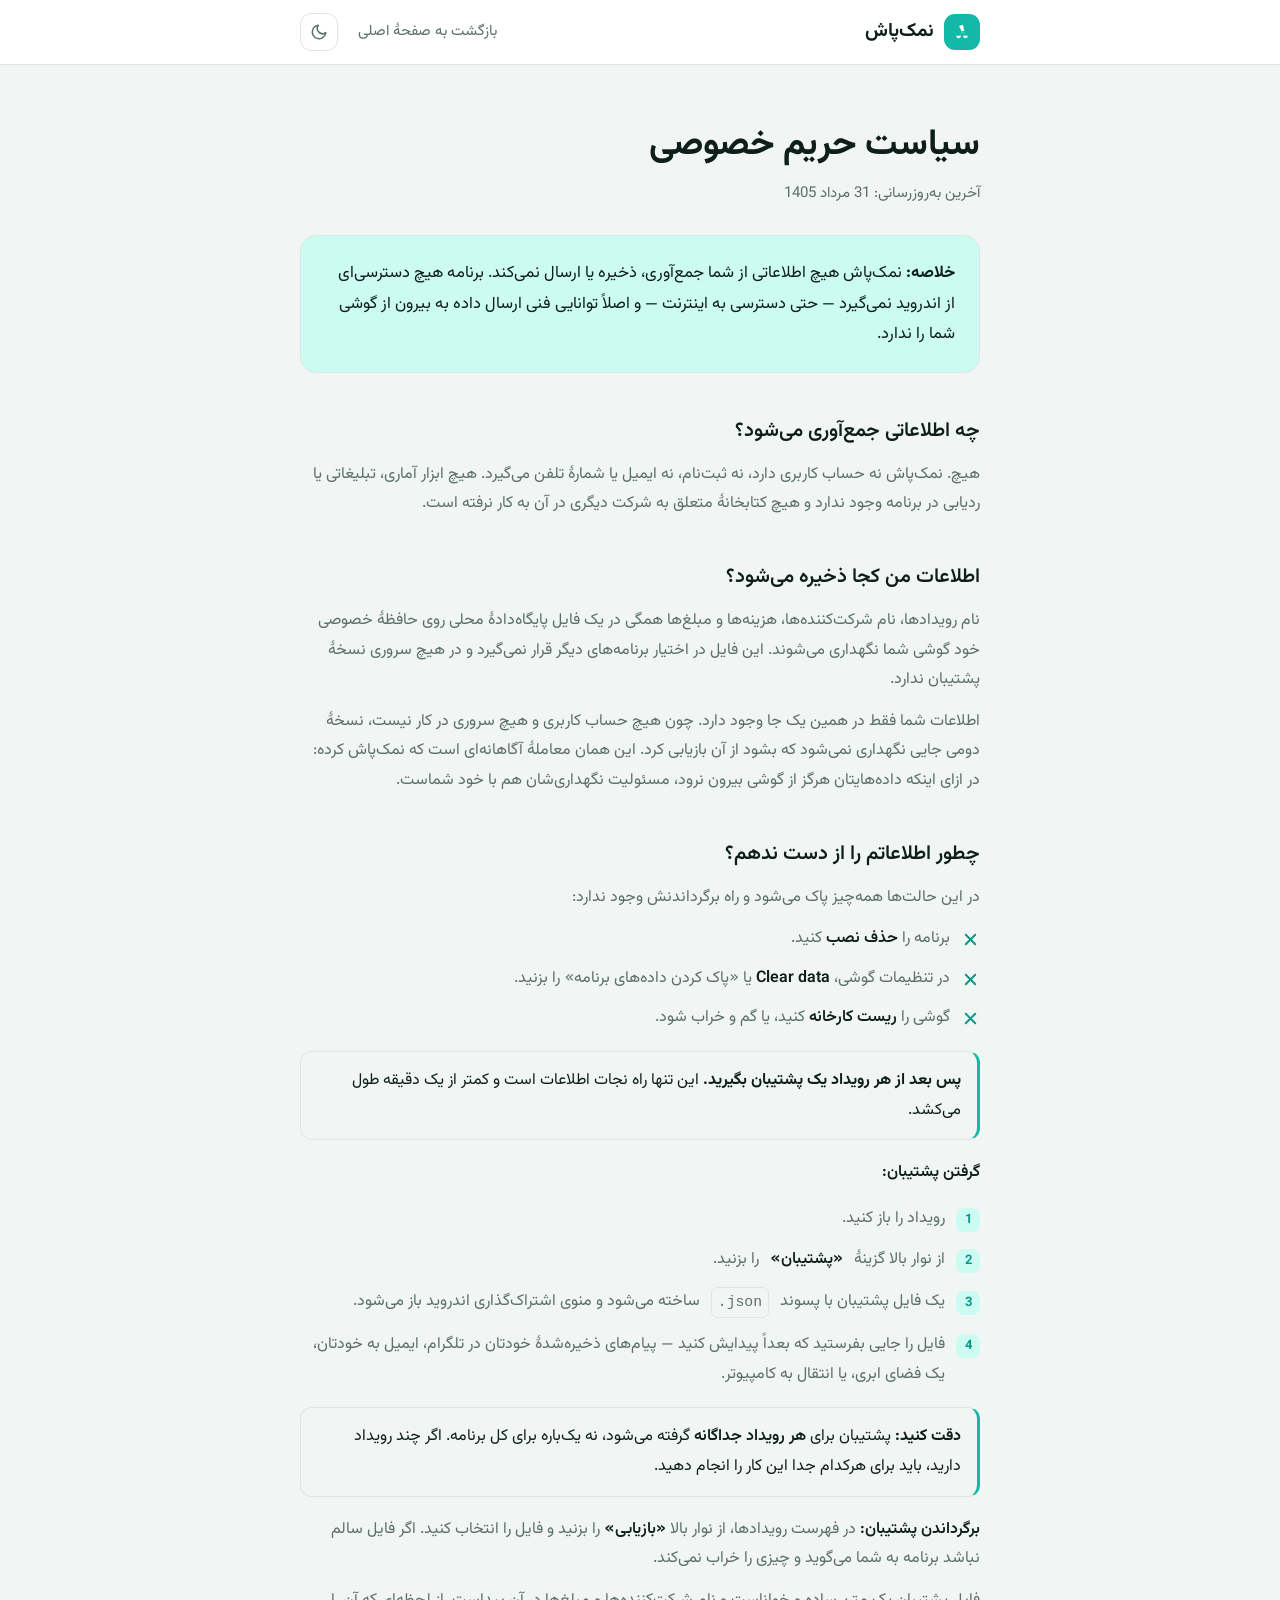
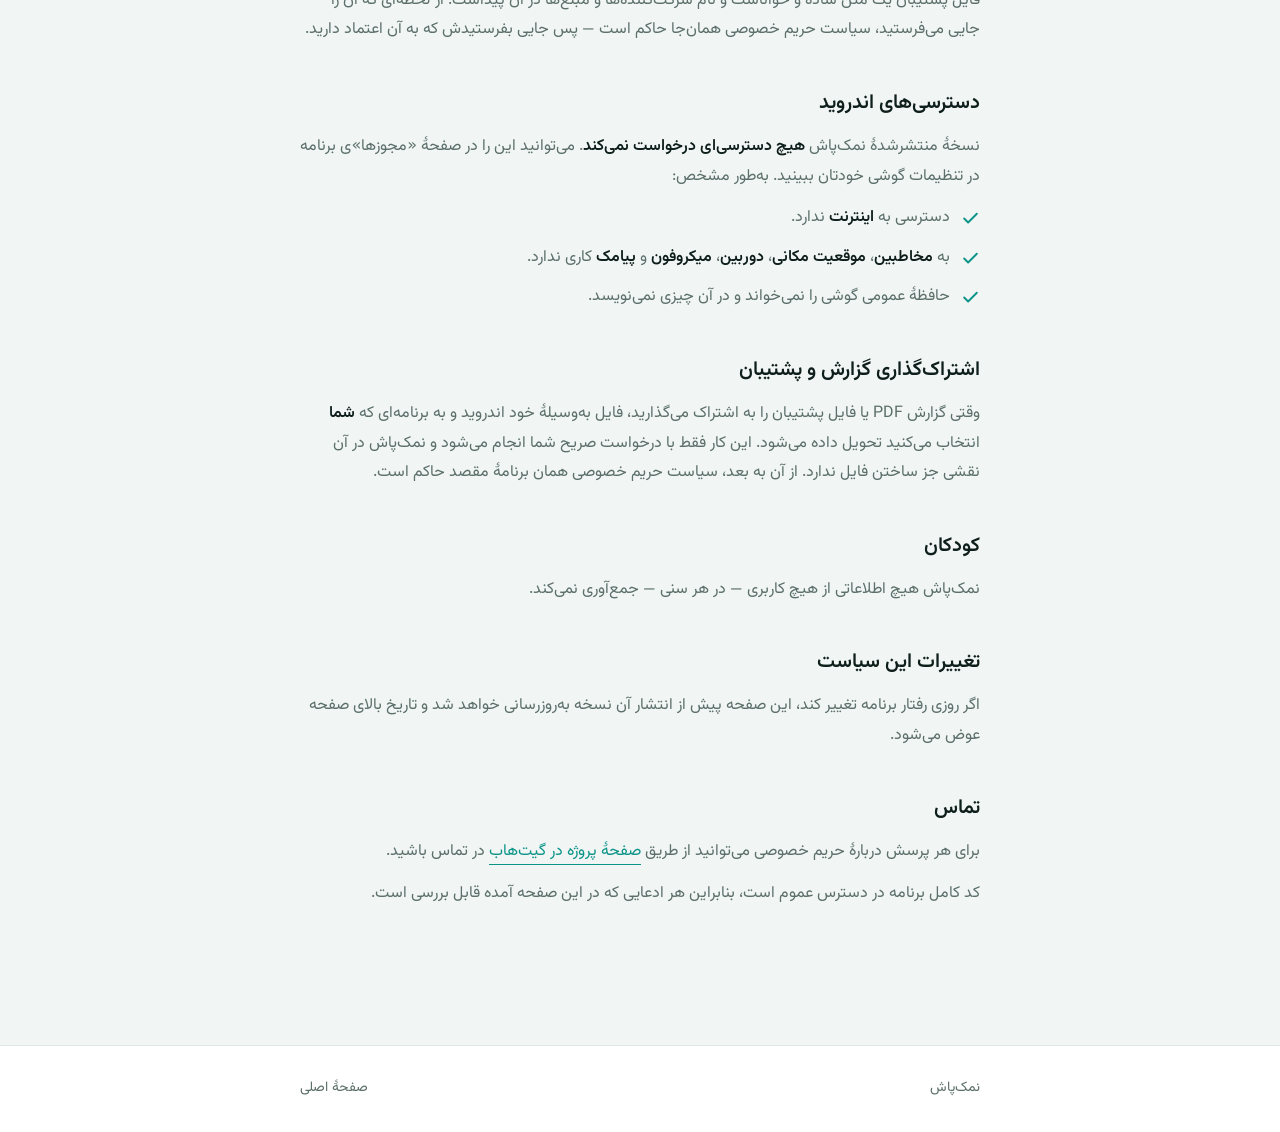
<file: docs/privacy.html>
<!doctype html>
<html lang="fa" dir="rtl">
<head>
<meta charset="utf-8">
<meta name="viewport" content="width=device-width, initial-scale=1">
<title>حریم خصوصی — نمک‌پاش</title>
<meta name="description" content="نمک‌پاش هیچ اطلاعاتی جمع‌آوری نمی‌کند، هیچ دسترسی‌ای نمی‌گیرد و به اینترنت وصل نمی‌شود.">
<meta name="theme-color" content="#14B8A6">
<link rel="icon" href="assets/icon.svg" type="image/svg+xml">

<style>
@font-face{font-family:Vazirmatn;src:url(assets/fonts/Vazirmatn-Regular.woff2) format('woff2');font-weight:400;font-display:swap}
@font-face{font-family:Vazirmatn;src:url(assets/fonts/Vazirmatn-SemiBold.woff2) format('woff2');font-weight:600;font-display:swap}
@font-face{font-family:Vazirmatn;src:url(assets/fonts/Vazirmatn-Bold.woff2) format('woff2');font-weight:700;font-display:swap}

:root{
  --accent:#14B8A6; --accent-deep:#0D9488; --accent-soft:#CCFBF1;
  --bg:#F1F6F5; --surface:#FFFFFF; --text:#0E1E1B; --muted:#5C6F6A; --line:#DCE7E4;
  --shadow:0 1px 2px rgba(13,60,52,.05), 0 8px 24px rgba(13,60,52,.07);
}
@media (prefers-color-scheme:dark){
  :root:not([data-theme=light]){
    --accent:#2DD4BF; --accent-deep:#2DD4BF; --accent-soft:#134E4A;
    --bg:#0A0F0E; --surface:#141B1A; --text:#E9F1EF; --muted:#93A5A0; --line:#243130;
    --shadow:0 1px 2px rgba(0,0,0,.4), 0 8px 24px rgba(0,0,0,.35);
  }
}
:root[data-theme=dark]{
  --accent:#2DD4BF; --accent-deep:#2DD4BF; --accent-soft:#134E4A;
  --bg:#0A0F0E; --surface:#141B1A; --text:#E9F1EF; --muted:#93A5A0; --line:#243130;
  --shadow:0 1px 2px rgba(0,0,0,.4), 0 8px 24px rgba(0,0,0,.35);
}

*{box-sizing:border-box;margin:0;padding:0}
body{
  font-family:Vazirmatn,system-ui,sans-serif;background:var(--bg);color:var(--text);
  line-height:1.85;font-size:16px;-webkit-font-smoothing:antialiased;
}
.wrap{max-width:720px;margin-inline:auto;padding:0 20px}
header{border-bottom:1px solid var(--line);background:var(--surface)}
.bar{display:flex;align-items:center;height:64px;gap:10px}
.brand{display:flex;align-items:center;gap:10px;font-weight:700;font-size:19px;text-decoration:none;color:inherit}
.mark{width:36px;height:36px;border-radius:11px;background:var(--accent);display:grid;place-items:center;flex:none}
.mark svg{width:26px;height:26px;display:block}
.bar a.back{margin-inline-start:auto;color:var(--muted);text-decoration:none;font-size:15px}
.bar a.back:hover{color:var(--text)}

main{padding-block:56px 72px}
h1{font-size:clamp(26px,5vw,36px);font-weight:700;line-height:1.35}
.sub{color:var(--muted);margin-top:10px;font-size:15px}
.lead{
  margin-top:28px;background:var(--accent-soft);border:1px solid var(--line);
  border-radius:16px;padding:22px 24px;font-size:16.5px;
}
.lead b{font-weight:700}
h2{font-size:20px;font-weight:600;margin-top:40px;margin-bottom:10px}
p{color:var(--muted)}
p+p{margin-top:12px}
ul{margin-top:12px;padding-inline-start:0;list-style:none;display:grid;gap:10px}
li{display:flex;gap:11px;color:var(--muted);align-items:flex-start}
li svg{width:19px;height:19px;flex:none;margin-top:6px;color:var(--accent-deep)}
strong{color:var(--text);font-weight:600}
a.link{color:var(--accent-deep);text-decoration:none;border-bottom:1px solid currentColor}
footer{border-top:1px solid var(--line);background:var(--surface);padding-block:30px;font-size:14px;color:var(--muted);margin-top:64px}
footer .wrap{display:flex;gap:16px;justify-content:space-between;flex-wrap:wrap}
footer a{color:inherit;text-decoration:none}
footer a:hover{color:var(--text)}

/* theme toggle — same control and same stored key as the main page */
:root{color-scheme:light}
@media (prefers-color-scheme:dark){:root:not([data-theme=light]){color-scheme:dark}}
:root[data-theme=dark]{color-scheme:dark}
:root[data-theme=light]{color-scheme:light}
.theme-toggle{
  width:38px;height:38px;flex:none;margin-inline-start:10px;
  display:grid;place-items:center;cursor:pointer;
  border:1px solid var(--line);border-radius:11px;
  background:var(--surface);color:var(--muted);
  transition:color .18s ease,border-color .18s ease;
}
.theme-toggle:hover{color:var(--text);border-color:var(--accent)}
.theme-toggle:focus-visible{outline:2px solid var(--accent);outline-offset:2px}
.theme-toggle svg{width:18px;height:18px;display:block}
.theme-toggle .sun{display:none}
@media (prefers-color-scheme:dark){
  :root:not([data-theme=light]) .theme-toggle .sun{display:block}
  :root:not([data-theme=light]) .theme-toggle .moon{display:none}
}
:root[data-theme=dark] .theme-toggle .sun{display:block}
:root[data-theme=dark] .theme-toggle .moon{display:none}
:root[data-theme=light] .theme-toggle .sun{display:none}
:root[data-theme=light] .theme-toggle .moon{display:block}
@media (prefers-reduced-motion:reduce){.theme-toggle{transition:none}}
/* the backup section carries the one warning that can cost someone their data */
.warn{
  background:var(--surface-2);border:1px solid var(--line);
  border-inline-start:3px solid var(--accent);
  border-radius:12px;padding:14px 16px;margin:18px 0;
}
.warn b{color:var(--text)}
ol.steps{margin:16px 0;padding:0;list-style:none;counter-reset:step;display:grid;gap:12px}
code{background:var(--surface-2);border:1px solid var(--line);border-radius:6px;
  padding:1px 6px;font-size:.92em;direction:ltr;unicode-bidi:isolate;white-space:nowrap}
ol.steps li{counter-increment:step;display:flex;gap:11px;align-items:flex-start}
ol.steps li::before{content:counter(step);flex:none;width:24px;height:24px;border-radius:8px;background:var(--accent-soft);color:var(--accent-deep);font-size:13px;font-weight:700;display:grid;place-items:center;margin-top:4px}
</style>
<script>try{var t=localStorage.getItem("namakpash-theme");if(t)document.documentElement.setAttribute("data-theme",t)}catch(e){}</script>
</head>
<body>

<header>
  <div class="wrap bar">
    <a class="brand" href="index.html">
      <span class="mark" aria-hidden="true">
        <svg viewBox="0 0 456 456" fill="#fff">
          <g transform="translate(228 228) scale(0.86) translate(-228 -228)">
            <g transform="rotate(160 228 150)">
              <rect x="194" y="88" width="68" height="38" rx="18"/>
              <rect x="203" y="122" width="50" height="16"/>
              <path d="M196 134 H260 L270 192 Q272 210 254 210 H202 Q184 210 186 192 Z"/>
            </g>
            <circle cx="243" cy="238" r="9"/><circle cx="214" cy="268" r="8"/>
            <circle cx="274" cy="266" r="8"/><circle cx="190" cy="294" r="7"/>
            <circle cx="298" cy="292" r="7"/>
            <path d="M108 306 h100 a50 50 0 0 1 -100 0 z"/>
            <path d="M248 306 h100 a50 50 0 0 1 -100 0 z"/>
          </g>
        </svg>
      </span>
      نمک‌پاش
    </a>
    <a class="back" href="index.html">بازگشت به صفحهٔ اصلی</a>
    <button class="theme-toggle" id="themeToggle" type="button" aria-label="تغییر ظاهر">
      <svg class="moon" viewBox="0 0 24 24" fill="none" stroke="currentColor" stroke-width="2" stroke-linecap="round" stroke-linejoin="round" aria-hidden="true"><path d="M21 12.8A9 9 0 1 1 11.2 3a7 7 0 0 0 9.8 9.8z"/></svg>
      <svg class="sun" viewBox="0 0 24 24" fill="none" stroke="currentColor" stroke-width="2" stroke-linecap="round" stroke-linejoin="round" aria-hidden="true"><circle cx="12" cy="12" r="4.2"/><path d="M12 2.5v2M12 19.5v2M2.5 12h2M19.5 12h2M5.1 5.1l1.4 1.4M17.5 17.5l1.4 1.4M18.9 5.1l-1.4 1.4M6.5 17.5l-1.4 1.4"/></svg>
    </button>
  </div>
</header>

<main>
  <div class="wrap">
    <h1>سیاست حریم خصوصی</h1>
    <p class="sub">آخرین به‌روزرسانی: 31 مرداد 1405</p>

    <div class="lead">
      <b>خلاصه:</b> نمک‌پاش هیچ اطلاعاتی از شما جمع‌آوری، ذخیره یا ارسال نمی‌کند.
      برنامه هیچ دسترسی‌ای از اندروید نمی‌گیرد — حتی دسترسی به اینترنت — و اصلاً
      توانایی فنی ارسال داده به بیرون از گوشی شما را ندارد.
    </div>

    <h2>چه اطلاعاتی جمع‌آوری می‌شود؟</h2>
    <p>
      هیچ. نمک‌پاش نه حساب کاربری دارد، نه ثبت‌نام، نه ایمیل یا شمارهٔ تلفن می‌گیرد.
      هیچ ابزار آماری، تبلیغاتی یا ردیابی در برنامه وجود ندارد و هیچ کتابخانهٔ متعلق
      به شرکت دیگری در آن به کار نرفته است.
    </p>

    <h2>اطلاعات من کجا ذخیره می‌شود؟</h2>
    <p>
      نام رویدادها، نام شرکت‌کننده‌ها، هزینه‌ها و مبلغ‌ها همگی در یک فایل پایگاه‌دادهٔ
      محلی روی حافظهٔ خصوصی خود گوشی شما نگهداری می‌شوند. این فایل در اختیار برنامه‌های
      دیگر قرار نمی‌گیرد و در هیچ سروری نسخهٔ پشتیبان ندارد.
    </p>
    <p>
      اطلاعات شما فقط در همین یک جا وجود دارد. چون هیچ حساب کاربری و هیچ سروری در کار
      نیست، نسخهٔ دومی جایی نگهداری نمی‌شود که بشود از آن بازیابی کرد. این همان معاملهٔ
      آگاهانه‌ای است که نمک‌پاش کرده: در ازای اینکه داده‌هایتان هرگز از گوشی بیرون نرود،
      مسئولیت نگهداری‌شان هم با خود شماست.
    </p>

    <h2 id="backup">چطور اطلاعاتم را از دست ندهم؟</h2>
    <p>در این حالت‌ها همه‌چیز پاک می‌شود و راه برگرداندنش وجود ندارد:</p>
    <ul>
      <li><svg viewBox="0 0 24 24" fill="none" stroke="currentColor" stroke-width="2.4" stroke-linecap="round" stroke-linejoin="round"><path d="M18 6L6 18M6 6l12 12"/></svg><span>برنامه را <strong>حذف نصب</strong> کنید.</span></li>
      <li><svg viewBox="0 0 24 24" fill="none" stroke="currentColor" stroke-width="2.4" stroke-linecap="round" stroke-linejoin="round"><path d="M18 6L6 18M6 6l12 12"/></svg><span>در تنظیمات گوشی، <strong>Clear data</strong> یا «پاک کردن داده‌های برنامه» را بزنید.</span></li>
      <li><svg viewBox="0 0 24 24" fill="none" stroke="currentColor" stroke-width="2.4" stroke-linecap="round" stroke-linejoin="round"><path d="M18 6L6 18M6 6l12 12"/></svg><span>گوشی را <strong>ریست کارخانه</strong> کنید، یا گم و خراب شود.</span></li>
    </ul>

    <div class="warn">
      <b>پس بعد از هر رویداد یک پشتیبان بگیرید.</b> این تنها راه نجات اطلاعات است و
      کمتر از یک دقیقه طول می‌کشد.
    </div>

    <p><strong>گرفتن پشتیبان:</strong></p>
    <ol class="steps">
      <li>رویداد را باز کنید.</li>
      <li>از نوار بالا گزینهٔ <strong>«پشتیبان»</strong> را بزنید.</li>
      <li>یک فایل پشتیبان با پسوند <code>.json</code> ساخته می‌شود و منوی
          اشتراک‌گذاری اندروید باز می‌شود.</li>
      <li>فایل را جایی بفرستید که بعداً پیدایش کنید — پیام‌های ذخیره‌شدهٔ خودتان در
          تلگرام، ایمیل به خودتان، یک فضای ابری، یا انتقال به کامپیوتر.</li>
    </ol>

    <div class="warn">
      <b>دقت کنید:</b> پشتیبان برای <strong>هر رویداد جداگانه</strong> گرفته می‌شود، نه
      یک‌باره برای کل برنامه. اگر چند رویداد دارید، باید برای هرکدام جدا این کار را
      انجام دهید.
    </div>

    <p><strong>برگرداندن پشتیبان:</strong> در فهرست رویدادها، از نوار بالا
      <strong>«بازیابی»</strong> را بزنید و فایل را انتخاب کنید. اگر فایل سالم نباشد
      برنامه به شما می‌گوید و چیزی را خراب نمی‌کند.</p>

    <p>
      فایل پشتیبان یک متن ساده و خواناست و نام شرکت‌کننده‌ها و مبلغ‌ها در آن پیداست.
      از لحظه‌ای که آن را جایی می‌فرستید، سیاست حریم خصوصی همان‌جا حاکم است — پس جایی
      بفرستیدش که به آن اعتماد دارید.
    </p>

    <h2>دسترسی‌های اندروید</h2>
    <p>
      نسخهٔ منتشرشدهٔ نمک‌پاش <strong>هیچ دسترسی‌ای درخواست نمی‌کند</strong>. می‌توانید
      این را در صفحهٔ «مجوزها»ی برنامه در تنظیمات گوشی خودتان ببینید. به‌طور مشخص:
    </p>
    <ul>
      <li><svg viewBox="0 0 24 24" fill="none" stroke="currentColor" stroke-width="2.4" stroke-linecap="round" stroke-linejoin="round"><path d="M20 6L9 17l-5-5"/></svg><span>دسترسی به <strong>اینترنت</strong> ندارد.</span></li>
      <li><svg viewBox="0 0 24 24" fill="none" stroke="currentColor" stroke-width="2.4" stroke-linecap="round" stroke-linejoin="round"><path d="M20 6L9 17l-5-5"/></svg><span>به <strong>مخاطبین</strong>، <strong>موقعیت مکانی</strong>، <strong>دوربین</strong>، <strong>میکروفون</strong> و <strong>پیامک</strong> کاری ندارد.</span></li>
      <li><svg viewBox="0 0 24 24" fill="none" stroke="currentColor" stroke-width="2.4" stroke-linecap="round" stroke-linejoin="round"><path d="M20 6L9 17l-5-5"/></svg><span>حافظهٔ عمومی گوشی را نمی‌خواند و در آن چیزی نمی‌نویسد.</span></li>
    </ul>

    <h2>اشتراک‌گذاری گزارش و پشتیبان</h2>
    <p>
      وقتی گزارش PDF یا فایل پشتیبان را به اشتراک می‌گذارید، فایل به‌وسیلهٔ خود اندروید
      و به برنامه‌ای که <strong>شما</strong> انتخاب می‌کنید تحویل داده می‌شود. این کار
      فقط با درخواست صریح شما انجام می‌شود و نمک‌پاش در آن نقشی جز ساختن فایل ندارد.
      از آن به بعد، سیاست حریم خصوصی همان برنامهٔ مقصد حاکم است.
    </p>

    <h2>کودکان</h2>
    <p>
      نمک‌پاش هیچ اطلاعاتی از هیچ کاربری — در هر سنی — جمع‌آوری نمی‌کند.
    </p>

    <h2>تغییرات این سیاست</h2>
    <p>
      اگر روزی رفتار برنامه تغییر کند، این صفحه پیش از انتشار آن نسخه به‌روزرسانی خواهد شد
      و تاریخ بالای صفحه عوض می‌شود.
    </p>

    <h2>تماس</h2>
    <p>
      برای هر پرسش دربارهٔ حریم خصوصی می‌توانید از طریق
      <a class="link" href="https://github.com/AmirHosseinNarimaniRad/namakpash/issues" rel="noopener">صفحهٔ پروژه در گیت‌هاب</a>
      در تماس باشید.
    </p>
    <p>
      کد کامل برنامه در دسترس عموم است، بنابراین هر ادعایی که در این صفحه آمده قابل بررسی است.
    </p>
  </div>
</main>

<footer>
  <div class="wrap">
    <span>نمک‌پاش</span>
    <span><a href="index.html">صفحهٔ اصلی</a></span>
  </div>
</footer>

<script>
(function () {
  "use strict";
  var root = document.documentElement, KEY = "namakpash-theme";
  var btn = document.getElementById("themeToggle");
  if (!btn) return;
  var mq = window.matchMedia("(prefers-color-scheme:dark)");
  function current() {
    return root.getAttribute("data-theme") || (mq.matches ? "dark" : "light");
  }
  function label() {
    btn.setAttribute("aria-label", current() === "dark" ? "روشن کردن ظاهر" : "تیره کردن ظاهر");
  }
  btn.addEventListener("click", function () {
    var next = current() === "dark" ? "light" : "dark";
    root.setAttribute("data-theme", next);
    try { localStorage.setItem(KEY, next); } catch (e) {}
    label();
  });
  label();
})();
</script>
</body>
</html>
</file>
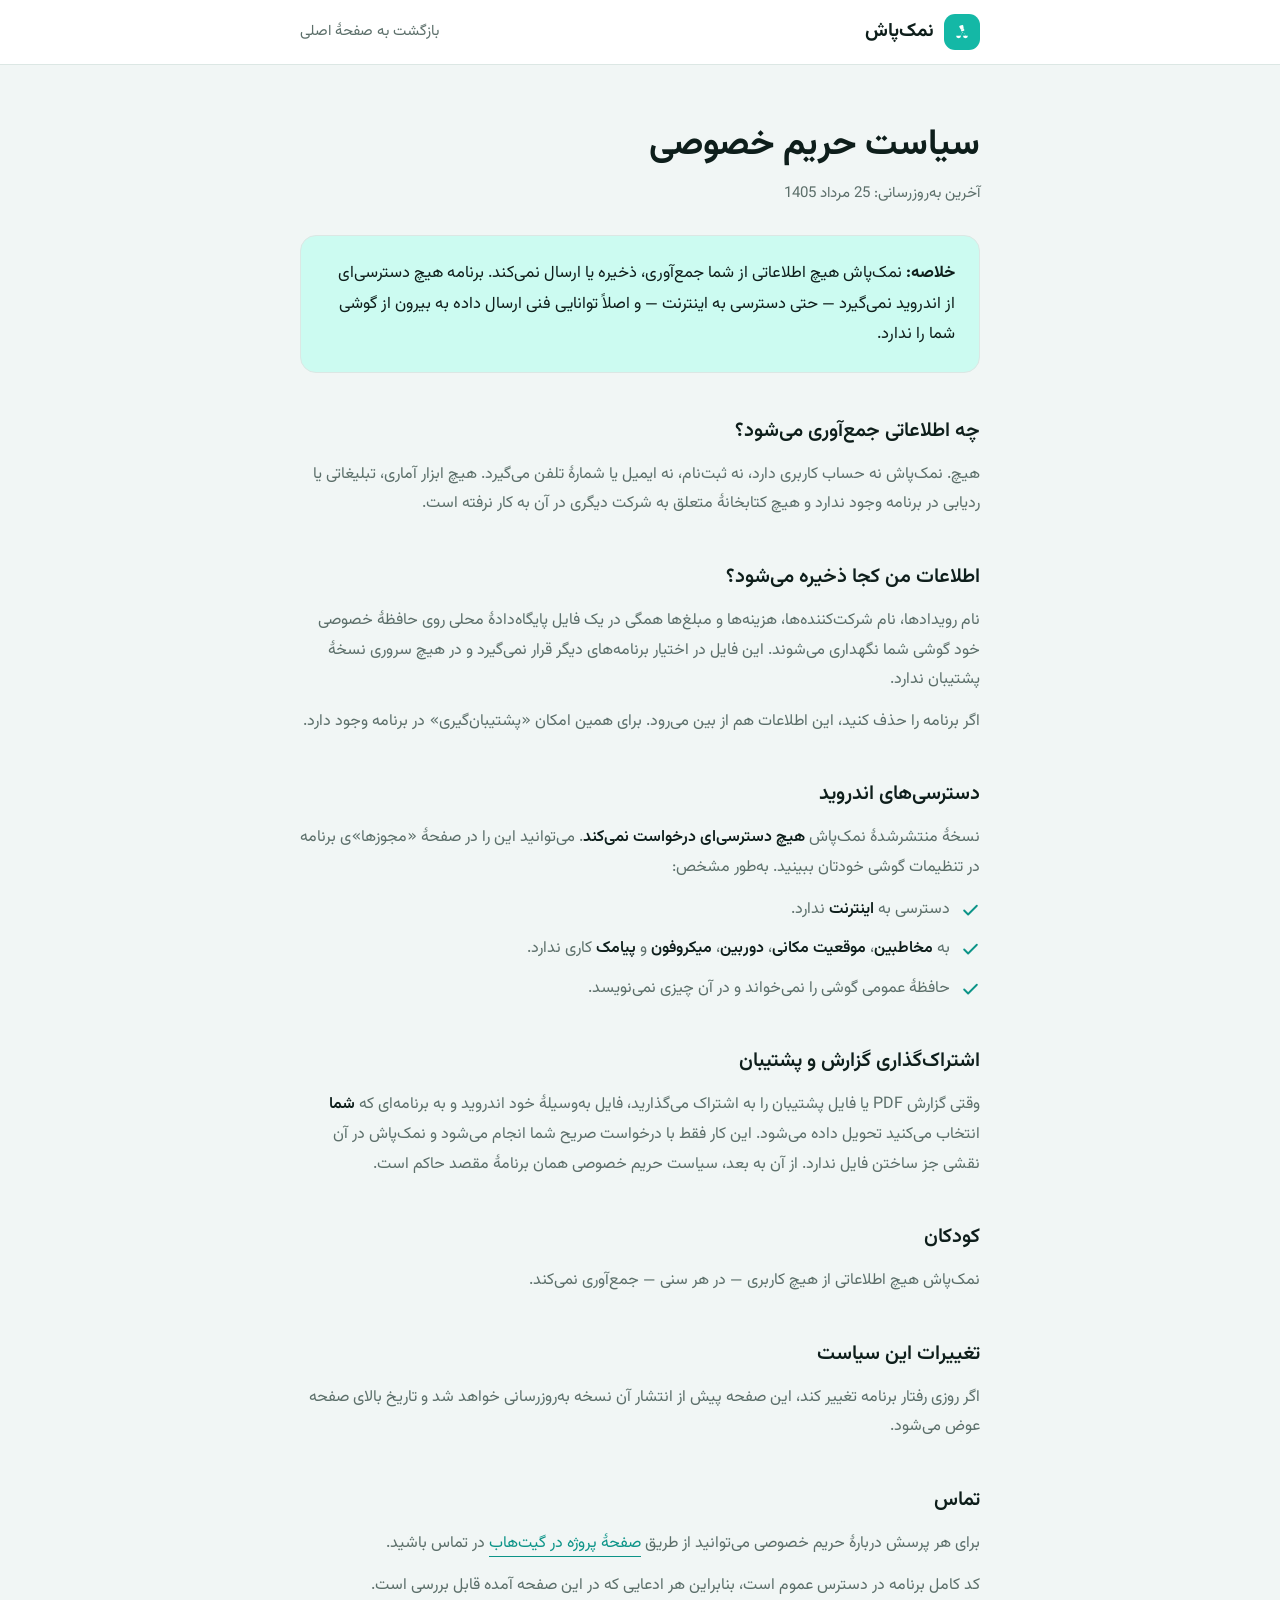
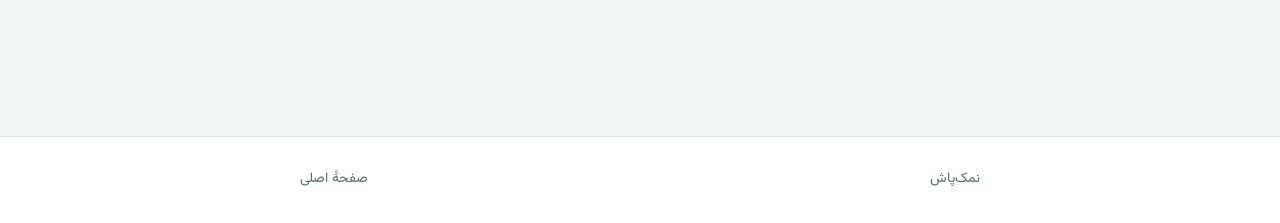
<file: web/privacy.html>
<!doctype html>
<html lang="fa" dir="rtl">
<head>
<meta charset="utf-8">
<meta name="viewport" content="width=device-width, initial-scale=1">
<title>حریم خصوصی — نمک‌پاش</title>
<meta name="description" content="نمک‌پاش هیچ اطلاعاتی جمع‌آوری نمی‌کند، هیچ دسترسی‌ای نمی‌گیرد و به اینترنت وصل نمی‌شود.">
<meta name="theme-color" content="#14B8A6">
<link rel="icon" href="assets/icon.svg" type="image/svg+xml">

<style>
@font-face{font-family:Vazirmatn;src:url(assets/fonts/Vazirmatn-Regular.woff2) format('woff2');font-weight:400;font-display:swap}
@font-face{font-family:Vazirmatn;src:url(assets/fonts/Vazirmatn-SemiBold.woff2) format('woff2');font-weight:600;font-display:swap}
@font-face{font-family:Vazirmatn;src:url(assets/fonts/Vazirmatn-Bold.woff2) format('woff2');font-weight:700;font-display:swap}

:root{
  --accent:#14B8A6; --accent-deep:#0D9488; --accent-soft:#CCFBF1;
  --bg:#F1F6F5; --surface:#FFFFFF; --text:#0E1E1B; --muted:#5C6F6A; --line:#DCE7E4;
  --shadow:0 1px 2px rgba(13,60,52,.05), 0 8px 24px rgba(13,60,52,.07);
}
@media (prefers-color-scheme:dark){
  :root:not([data-theme=light]){
    --accent:#2DD4BF; --accent-deep:#2DD4BF; --accent-soft:#134E4A;
    --bg:#0A0F0E; --surface:#141B1A; --text:#E9F1EF; --muted:#93A5A0; --line:#243130;
    --shadow:0 1px 2px rgba(0,0,0,.4), 0 8px 24px rgba(0,0,0,.35);
  }
}
:root[data-theme=dark]{
  --accent:#2DD4BF; --accent-deep:#2DD4BF; --accent-soft:#134E4A;
  --bg:#0A0F0E; --surface:#141B1A; --text:#E9F1EF; --muted:#93A5A0; --line:#243130;
  --shadow:0 1px 2px rgba(0,0,0,.4), 0 8px 24px rgba(0,0,0,.35);
}

*{box-sizing:border-box;margin:0;padding:0}
body{
  font-family:Vazirmatn,system-ui,sans-serif;background:var(--bg);color:var(--text);
  line-height:1.85;font-size:16px;-webkit-font-smoothing:antialiased;
}
.wrap{max-width:720px;margin-inline:auto;padding:0 20px}
header{border-bottom:1px solid var(--line);background:var(--surface)}
.bar{display:flex;align-items:center;height:64px;gap:10px}
.brand{display:flex;align-items:center;gap:10px;font-weight:700;font-size:19px;text-decoration:none;color:inherit}
.mark{width:36px;height:36px;border-radius:11px;background:var(--accent);display:grid;place-items:center;flex:none}
.mark svg{width:26px;height:26px;display:block}
.bar a.back{margin-inline-start:auto;color:var(--muted);text-decoration:none;font-size:15px}
.bar a.back:hover{color:var(--text)}

main{padding-block:56px 72px}
h1{font-size:clamp(26px,5vw,36px);font-weight:700;line-height:1.35}
.sub{color:var(--muted);margin-top:10px;font-size:15px}
.lead{
  margin-top:28px;background:var(--accent-soft);border:1px solid var(--line);
  border-radius:16px;padding:22px 24px;font-size:16.5px;
}
.lead b{font-weight:700}
h2{font-size:20px;font-weight:600;margin-top:40px;margin-bottom:10px}
p{color:var(--muted)}
p+p{margin-top:12px}
ul{margin-top:12px;padding-inline-start:0;list-style:none;display:grid;gap:10px}
li{display:flex;gap:11px;color:var(--muted);align-items:flex-start}
li svg{width:19px;height:19px;flex:none;margin-top:6px;color:var(--accent-deep)}
strong{color:var(--text);font-weight:600}
a.link{color:var(--accent-deep);text-decoration:none;border-bottom:1px solid currentColor}
footer{border-top:1px solid var(--line);background:var(--surface);padding-block:30px;font-size:14px;color:var(--muted);margin-top:64px}
footer .wrap{display:flex;gap:16px;justify-content:space-between;flex-wrap:wrap}
footer a{color:inherit;text-decoration:none}
footer a:hover{color:var(--text)}
</style>
</head>
<body>

<header>
  <div class="wrap bar">
    <a class="brand" href="index.html">
      <span class="mark" aria-hidden="true">
        <svg viewBox="0 0 456 456" fill="#fff">
          <g transform="translate(228 228) scale(0.86) translate(-228 -228)">
            <g transform="rotate(160 228 150)">
              <rect x="194" y="88" width="68" height="38" rx="18"/>
              <rect x="203" y="122" width="50" height="16"/>
              <path d="M196 134 H260 L270 192 Q272 210 254 210 H202 Q184 210 186 192 Z"/>
            </g>
            <circle cx="243" cy="238" r="9"/><circle cx="214" cy="268" r="8"/>
            <circle cx="274" cy="266" r="8"/><circle cx="190" cy="294" r="7"/>
            <circle cx="298" cy="292" r="7"/>
            <path d="M108 306 h100 a50 50 0 0 1 -100 0 z"/>
            <path d="M248 306 h100 a50 50 0 0 1 -100 0 z"/>
          </g>
        </svg>
      </span>
      نمک‌پاش
    </a>
    <a class="back" href="index.html">بازگشت به صفحهٔ اصلی</a>
  </div>
</header>

<main>
  <div class="wrap">
    <h1>سیاست حریم خصوصی</h1>
    <p class="sub">آخرین به‌روزرسانی: 25 مرداد 1405</p>

    <div class="lead">
      <b>خلاصه:</b> نمک‌پاش هیچ اطلاعاتی از شما جمع‌آوری، ذخیره یا ارسال نمی‌کند.
      برنامه هیچ دسترسی‌ای از اندروید نمی‌گیرد — حتی دسترسی به اینترنت — و اصلاً
      توانایی فنی ارسال داده به بیرون از گوشی شما را ندارد.
    </div>

    <h2>چه اطلاعاتی جمع‌آوری می‌شود؟</h2>
    <p>
      هیچ. نمک‌پاش نه حساب کاربری دارد، نه ثبت‌نام، نه ایمیل یا شمارهٔ تلفن می‌گیرد.
      هیچ ابزار آماری، تبلیغاتی یا ردیابی در برنامه وجود ندارد و هیچ کتابخانهٔ متعلق
      به شرکت دیگری در آن به کار نرفته است.
    </p>

    <h2>اطلاعات من کجا ذخیره می‌شود؟</h2>
    <p>
      نام رویدادها، نام شرکت‌کننده‌ها، هزینه‌ها و مبلغ‌ها همگی در یک فایل پایگاه‌دادهٔ
      محلی روی حافظهٔ خصوصی خود گوشی شما نگهداری می‌شوند. این فایل در اختیار برنامه‌های
      دیگر قرار نمی‌گیرد و در هیچ سروری نسخهٔ پشتیبان ندارد.
    </p>
    <p>
      اگر برنامه را حذف کنید، این اطلاعات هم از بین می‌رود. برای همین امکان
      «پشتیبان‌گیری» در برنامه وجود دارد.
    </p>

    <h2>دسترسی‌های اندروید</h2>
    <p>
      نسخهٔ منتشرشدهٔ نمک‌پاش <strong>هیچ دسترسی‌ای درخواست نمی‌کند</strong>. می‌توانید
      این را در صفحهٔ «مجوزها»ی برنامه در تنظیمات گوشی خودتان ببینید. به‌طور مشخص:
    </p>
    <ul>
      <li><svg viewBox="0 0 24 24" fill="none" stroke="currentColor" stroke-width="2.4" stroke-linecap="round" stroke-linejoin="round"><path d="M20 6L9 17l-5-5"/></svg><span>دسترسی به <strong>اینترنت</strong> ندارد.</span></li>
      <li><svg viewBox="0 0 24 24" fill="none" stroke="currentColor" stroke-width="2.4" stroke-linecap="round" stroke-linejoin="round"><path d="M20 6L9 17l-5-5"/></svg><span>به <strong>مخاطبین</strong>، <strong>موقعیت مکانی</strong>، <strong>دوربین</strong>، <strong>میکروفون</strong> و <strong>پیامک</strong> کاری ندارد.</span></li>
      <li><svg viewBox="0 0 24 24" fill="none" stroke="currentColor" stroke-width="2.4" stroke-linecap="round" stroke-linejoin="round"><path d="M20 6L9 17l-5-5"/></svg><span>حافظهٔ عمومی گوشی را نمی‌خواند و در آن چیزی نمی‌نویسد.</span></li>
    </ul>

    <h2>اشتراک‌گذاری گزارش و پشتیبان</h2>
    <p>
      وقتی گزارش PDF یا فایل پشتیبان را به اشتراک می‌گذارید، فایل به‌وسیلهٔ خود اندروید
      و به برنامه‌ای که <strong>شما</strong> انتخاب می‌کنید تحویل داده می‌شود. این کار
      فقط با درخواست صریح شما انجام می‌شود و نمک‌پاش در آن نقشی جز ساختن فایل ندارد.
      از آن به بعد، سیاست حریم خصوصی همان برنامهٔ مقصد حاکم است.
    </p>

    <h2>کودکان</h2>
    <p>
      نمک‌پاش هیچ اطلاعاتی از هیچ کاربری — در هر سنی — جمع‌آوری نمی‌کند.
    </p>

    <h2>تغییرات این سیاست</h2>
    <p>
      اگر روزی رفتار برنامه تغییر کند، این صفحه پیش از انتشار آن نسخه به‌روزرسانی خواهد شد
      و تاریخ بالای صفحه عوض می‌شود.
    </p>

    <h2>تماس</h2>
    <p>
      برای هر پرسش دربارهٔ حریم خصوصی می‌توانید از طریق
      <a class="link" href="https://github.com/AmirHosseinNarimaniRad/namakpash/issues" rel="noopener">صفحهٔ پروژه در گیت‌هاب</a>
      در تماس باشید.
    </p>
    <p>
      کد کامل برنامه در دسترس عموم است، بنابراین هر ادعایی که در این صفحه آمده قابل بررسی است.
    </p>
  </div>
</main>

<footer>
  <div class="wrap">
    <span>نمک‌پاش</span>
    <span><a href="index.html">صفحهٔ اصلی</a></span>
  </div>
</footer>

</body>
</html>
</file>
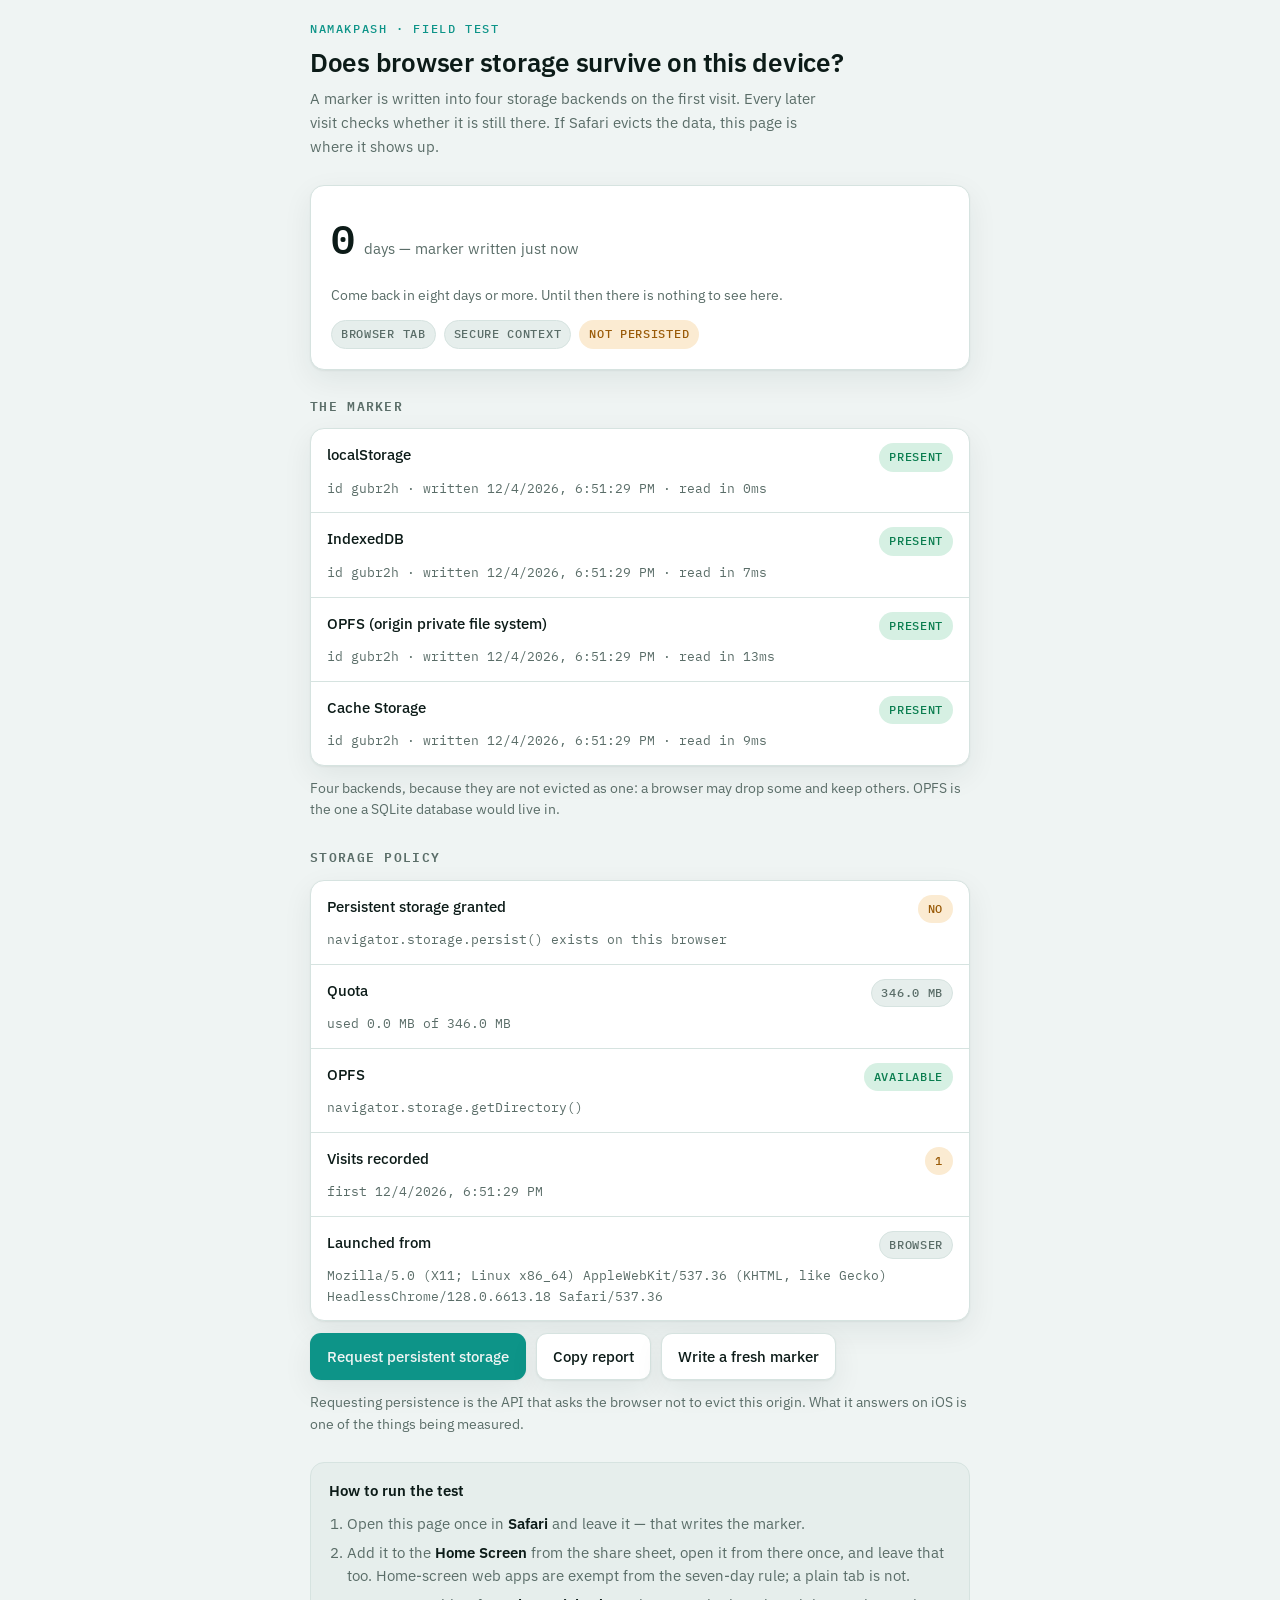
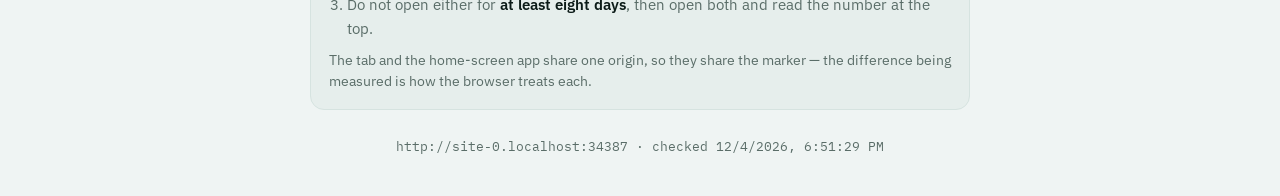
<file: docs/lab/storage.html>
<!doctype html>
<html lang="en">
<head>
<meta charset="utf-8">
<meta name="viewport" content="width=device-width, initial-scale=1, viewport-fit=cover">
<meta name="robots" content="noindex, nofollow">
<title>Storage Durability Probe</title>
<meta name="description" content="Does browser storage survive on this device? A marker is written once and checked on every later visit.">

<meta name="apple-mobile-web-app-capable" content="yes">
<meta name="apple-mobile-web-app-status-bar-style" content="default">
<meta name="apple-mobile-web-app-title" content="Storage Probe">
<meta name="theme-color" content="#0D9488">

<link rel="preconnect" href="https://fonts.googleapis.com">
<link rel="preconnect" href="https://fonts.gstatic.com" crossorigin>
<link rel="stylesheet" href="https://fonts.googleapis.com/css2?family=IBM+Plex+Mono:wght@400;500;600&family=IBM+Plex+Sans:wght@400;500;600&display=swap">

<style>
:root{
  --ground:#EFF4F3; --surface:#FFFFFF; --surface-2:#E6EEEC;
  --ink:#0C1B18; --muted:#5A6D68; --line:#D6E3E0;
  --accent:#0D9488; --accent-soft:#D3F1EC;
  --ok:#0A7D4F; --ok-soft:#D6F0E3;
  --warn:#9A5B08; --warn-soft:#FBEBD2;
  --bad:#A5231C; --bad-soft:#F8DEDC;
  --shadow:0 1px 2px rgba(9,44,38,.06), 0 10px 30px rgba(9,44,38,.07);
}
@media (prefers-color-scheme:dark){
  :root:not([data-theme="light"]){
    --ground:#080D0C; --surface:#121917; --surface-2:#1A2422;
    --ink:#E6EFEC; --muted:#8FA29D; --line:#22302D;
    --accent:#2DD4BF; --accent-soft:#0F3B36;
    --ok:#5BD99B; --ok-soft:#0E3626;
    --warn:#F0B457; --warn-soft:#3A2A0C;
    --bad:#F58A82; --bad-soft:#3D1512;
    --shadow:0 1px 2px rgba(0,0,0,.5), 0 10px 30px rgba(0,0,0,.45);
  }
}
:root[data-theme="dark"]{
  --ground:#080D0C; --surface:#121917; --surface-2:#1A2422;
  --ink:#E6EFEC; --muted:#8FA29D; --line:#22302D;
  --accent:#2DD4BF; --accent-soft:#0F3B36;
  --ok:#5BD99B; --ok-soft:#0E3626;
  --warn:#F0B457; --warn-soft:#3A2A0C;
  --bad:#F58A82; --bad-soft:#3D1512;
  --shadow:0 1px 2px rgba(0,0,0,.5), 0 10px 30px rgba(0,0,0,.45);
}

*{box-sizing:border-box;margin:0;padding:0}
html{-webkit-text-size-adjust:100%}
body{
  background:var(--ground); color:var(--ink);
  font-family:"IBM Plex Sans",system-ui,-apple-system,Segoe UI,sans-serif;
  font-size:16px; line-height:1.6;
  padding:max(20px, env(safe-area-inset-top)) 18px calc(40px + env(safe-area-inset-bottom));
}
.wrap{max-width:660px;margin-inline:auto;display:flex;flex-direction:column;gap:26px}
code,.mono{font-family:"IBM Plex Mono",ui-monospace,SFMono-Regular,Menlo,monospace}

/* ---------- masthead ---------- */
.mast{display:flex;flex-direction:column;gap:8px}
.eyebrow{
  font-family:"IBM Plex Mono",monospace; font-size:11.5px; font-weight:500;
  letter-spacing:.14em; text-transform:uppercase; color:var(--accent);
}
h1{font-size:26px;font-weight:600;line-height:1.25;text-wrap:balance;letter-spacing:-.01em}
.sub{color:var(--muted);font-size:15px;max-width:58ch}

/* ---------- the clock: the headline reading ---------- */
.clock{
  background:var(--surface); border:1px solid var(--line); border-radius:14px;
  box-shadow:var(--shadow); padding:20px; display:flex; flex-direction:column; gap:14px;
}
.age{display:flex;align-items:baseline;gap:10px;flex-wrap:wrap}
.age .num{font-family:"IBM Plex Mono",monospace;font-size:40px;font-weight:600;letter-spacing:-.02em;font-variant-numeric:tabular-nums}
.age .unit{font-size:15px;color:var(--muted)}
.age.gone .num{color:var(--bad)}
.clock .note{font-size:14px;color:var(--muted)}
.ctx{display:flex;gap:8px;flex-wrap:wrap}

/* ---------- chips ---------- */
.chip{
  font-family:"IBM Plex Mono",monospace; font-size:11.5px; font-weight:500;
  letter-spacing:.06em; text-transform:uppercase;
  padding:4px 9px; border-radius:999px; border:1px solid transparent; white-space:nowrap;
}
.chip.ok{background:var(--ok-soft);color:var(--ok)}
.chip.warn{background:var(--warn-soft);color:var(--warn)}
.chip.bad{background:var(--bad-soft);color:var(--bad)}
.chip.flat{background:var(--surface-2);color:var(--muted);border-color:var(--line)}

/* ---------- readout rows ---------- */
section{display:flex;flex-direction:column;gap:12px}
h2{font-size:13px;font-weight:600;letter-spacing:.1em;text-transform:uppercase;color:var(--muted);font-family:"IBM Plex Mono",monospace}
.rows{background:var(--surface);border:1px solid var(--line);border-radius:14px;box-shadow:var(--shadow);overflow:hidden}
.row{display:grid;grid-template-columns:1fr auto;gap:6px 12px;padding:14px 16px;border-bottom:1px solid var(--line);align-items:start}
.row:last-child{border-bottom:0}
.row .name{font-weight:500;font-size:15px}
.row .val{grid-column:1 / -1;font-family:"IBM Plex Mono",monospace;font-size:12.5px;color:var(--muted);word-break:break-word;line-height:1.65}
.row .val.danger{color:var(--bad)}

/* ---------- actions ---------- */
.actions{display:flex;gap:10px;flex-wrap:wrap}
button{
  font:inherit; font-size:14.5px; font-weight:500; cursor:pointer;
  padding:11px 16px; border-radius:11px; border:1px solid var(--line);
  background:var(--surface); color:var(--ink); box-shadow:var(--shadow);
  -webkit-tap-highlight-color:transparent;
}
button.primary{background:var(--accent);border-color:transparent;color:var(--ground)}
button:focus-visible{outline:2px solid var(--accent);outline-offset:2px}
button:disabled{opacity:.45;cursor:default}
.hint{font-size:13.5px;color:var(--muted)}

/* ---------- instructions ---------- */
.steps{background:var(--surface-2);border:1px solid var(--line);border-radius:14px;padding:16px 18px;display:flex;flex-direction:column;gap:10px}
.steps h3{font-size:14.5px;font-weight:600}
.steps ol{margin-inline-start:18px;display:flex;flex-direction:column;gap:6px;font-size:14.5px;color:var(--muted)}
.steps strong{color:var(--ink);font-weight:600}

footer{font-size:12.5px;color:var(--muted);text-align:center;font-family:"IBM Plex Mono",monospace}
@media (prefers-reduced-motion:reduce){*{animation:none!important;transition:none!important}}
</style>
</head>
<body>
<div class="wrap">

  <header class="mast">
    <span class="eyebrow">NamakPash · field test</span>
    <h1>Does browser storage survive on this device?</h1>
    <p class="sub">
      A marker is written into four storage backends on the first visit. Every later visit checks
      whether it is still there. If Safari evicts the data, this page is where it shows up.
    </p>
  </header>

  <div class="clock">
    <div class="age" id="age"><span class="num" id="ageNum">…</span><span class="unit" id="ageUnit">reading storage</span></div>
    <p class="note" id="ageNote">Checking what is on this device.</p>
    <div class="ctx" id="ctx"></div>
  </div>

  <section>
    <h2>The marker</h2>
    <div class="rows" id="markers"></div>
    <p class="hint">
      Four backends, because they are not evicted as one: a browser may drop some and keep others.
      OPFS is the one a SQLite database would live in.
    </p>
  </section>

  <section>
    <h2>Storage policy</h2>
    <div class="rows" id="policy"></div>
    <div class="actions">
      <button class="primary" id="persistBtn">Request persistent storage</button>
      <button id="copyBtn">Copy report</button>
      <button id="resetBtn">Write a fresh marker</button>
    </div>
    <p class="hint" id="actionHint">
      Requesting persistence is the API that asks the browser not to evict this origin. What it
      answers on iOS is one of the things being measured.
    </p>
  </section>

  <div class="steps">
    <h3>How to run the test</h3>
    <ol>
      <li>Open this page once in <strong>Safari</strong> and leave it — that writes the marker.</li>
      <li>Add it to the <strong>Home Screen</strong> from the share sheet, open it from there once,
          and leave that too. Home-screen web apps are exempt from the seven-day rule; a plain tab is not.</li>
      <li>Do not open either for <strong>at least eight days</strong>, then open both and read the number at the top.</li>
    </ol>
    <p class="hint">The tab and the home-screen app share one origin, so they share the marker — the difference being measured is how the browser treats each.</p>
  </div>

  <footer id="foot"></footer>
</div>

<script>
(function () {
  "use strict";

  var KEY = "namakpash-storage-probe";
  var DB_NAME = "namakpash-probe", STORE = "markers", FILE = "marker.json", CACHE = "namakpash-probe";

  // Every backend answers the same three questions: is it usable, is the marker there, when was
  // it written. Anything can throw on any device, so nothing here is assumed to work.
  var backends = [
    {
      id: "localStorage", label: "localStorage",
      read: async function () { return JSON.parse(localStorage.getItem(KEY)); },
      write: async function (m) { localStorage.setItem(KEY, JSON.stringify(m)); }
    },
    {
      id: "indexedDB", label: "IndexedDB",
      read: async function () { return await idb("readonly", function (s) { return s.get("marker"); }); },
      write: async function (m) { await idb("readwrite", function (s) { return s.put(m, "marker"); }); }
    },
    {
      id: "opfs", label: "OPFS (origin private file system)",
      read: async function () {
        var dir = await navigator.storage.getDirectory();
        var handle = await dir.getFileHandle(FILE);
        return JSON.parse(await (await handle.getFile()).text());
      },
      write: async function (m) {
        var dir = await navigator.storage.getDirectory();
        var handle = await dir.getFileHandle(FILE, { create: true });
        var w = await handle.createWritable();
        await w.write(JSON.stringify(m));
        await w.close();
      }
    },
    {
      id: "cache", label: "Cache Storage",
      read: async function () {
        var c = await caches.open(CACHE);
        var res = await c.match("/marker");
        return res ? await res.json() : null;
      },
      write: async function (m) {
        var c = await caches.open(CACHE);
        await c.put("/marker", new Response(JSON.stringify(m), { headers: { "Content-Type": "application/json" } }));
      }
    }
  ];

  // A storage API that never settles would hang the whole report — and OPFS in particular can
  // block on a lock left behind by a previous session. Every call is raced against a deadline so
  // one stuck backend costs its own row, not the page.
  function withTimeout(promise, ms, label) {
    return Promise.race([
      promise,
      new Promise(function (_, reject) {
        setTimeout(function () { reject(new Error("timed out after " + ms + "ms: " + label)); }, ms);
      })
    ]);
  }

  function idb(mode, run) {
    return new Promise(function (resolve, reject) {
      var open = indexedDB.open(DB_NAME, 1);
      open.onupgradeneeded = function () { open.result.createObjectStore(STORE); };
      open.onerror = function () { reject(open.error); };
      open.onsuccess = function () {
        var tx = open.result.transaction(STORE, mode);
        var req = run(tx.objectStore(STORE));
        req.onsuccess = function () { resolve(req.result); };
        req.onerror = function () { reject(req.error); };
      };
    });
  }

  var state = { marker: null, results: [], policy: {}, context: {} };

  function el(tag, cls, text) {
    var node = document.createElement(tag);
    if (cls) node.className = cls;
    if (text !== undefined) node.textContent = text;
    return node;
  }

  function row(name, chip, chipClass, detail, danger) {
    var r = el("div", "row");
    r.appendChild(el("span", "name", name));
    r.appendChild(el("span", "chip " + chipClass, chip));
    if (detail) r.appendChild(el("span", danger ? "val danger" : "val", detail));
    return r;
  }

  function days(from, to) { return (to - from) / 86400000; }

  function ago(ms) {
    var d = ms / 86400000;
    if (d >= 1) return { num: Math.floor(d), unit: Math.floor(d) === 1 ? "day ago" : "days ago" };
    var h = ms / 3600000;
    if (h >= 1) return { num: Math.floor(h), unit: Math.floor(h) === 1 ? "hour ago" : "hours ago" };
    return { num: Math.max(1, Math.floor(ms / 60000)), unit: "minutes ago" };
  }

  // Read every backend at once: they are independent, and one of them blocking must not delay
  // the others' answers.
  function readAll() {
    return Promise.all(backends.map(async function (b) {
      var started = Date.now();
      try {
        var value = await withTimeout(b.read(), 8000, b.id);
        return { id: b.id, label: b.label, marker: value || null, error: null, ms: Date.now() - started };
      } catch (err) {
        // A missing file is a normal "not there"; anything else is the backend refusing to work.
        var missing = err && (err.name === "NotFoundError" || err.name === "TypeError");
        return {
          id: b.id, label: b.label, marker: null, ms: Date.now() - started,
          error: missing ? null : (err ? (err.name || "Error") + ": " + err.message : String(err))
        };
      }
    }));
  }

  function writeAll(marker) {
    return Promise.all(backends.map(function (b) {
      return withTimeout(b.write(marker), 8000, b.id).catch(function () { /* reported next read */ });
    }));
  }

  async function readPolicy() {
    var policy = {};
    try {
      policy.persisted = navigator.storage && navigator.storage.persisted
        ? await withTimeout(navigator.storage.persisted(), 3000, "persisted") : null;
    } catch (e) { policy.persisted = null; }
    try {
      var est = navigator.storage && navigator.storage.estimate
        ? await withTimeout(navigator.storage.estimate(), 3000, "estimate") : null;
      if (est) {
        policy.quota = est.quota;
        policy.usage = est.usage;
      }
    } catch (e) { /* Safari has been known to refuse estimate() in private mode */ }
    policy.secureContext = window.isSecureContext;
    policy.opfsAvailable = !!(navigator.storage && navigator.storage.getDirectory);
    policy.persistApi = !!(navigator.storage && navigator.storage.persist);
    return policy;
  }

  var VISITS = "namakpash-storage-probe-visits";

  function logVisit() {
    try {
      var log = JSON.parse(localStorage.getItem(VISITS) || "[]");
      log.push(new Date().toISOString());
      localStorage.setItem(VISITS, JSON.stringify(log.slice(-20)));
      return log;
    } catch (e) { return []; }
  }

  function readVisits() {
    try { return JSON.parse(localStorage.getItem(VISITS) || "[]"); } catch (e) { return []; }
  }

  function readContext() {
    var standalone = (window.matchMedia && window.matchMedia("(display-mode: standalone)").matches)
      || window.navigator.standalone === true;
    return {
      standalone: standalone,
      ua: navigator.userAgent,
      origin: location.origin,
      checkedAt: new Date().toISOString()
    };
  }

  function mb(bytes) {
    if (bytes === undefined || bytes === null) return "unknown";
    return (bytes / 1048576).toFixed(1) + " MB";
  }

  function render() {
    // ---- headline: how old is the oldest surviving marker ----
    var survivors = state.results.filter(function (r) { return r.marker && r.marker.writtenAt; });
    var ageEl = document.getElementById("age");
    var num = document.getElementById("ageNum");
    var unit = document.getElementById("ageUnit");
    var note = document.getElementById("ageNote");

    if (state.results.length === 0) {
      // A failed pass must not be reported as an eviction — those look identical here otherwise.
      num.textContent = "—";
      unit.textContent = "no reading";
    } else if (state.firstRun) {
      num.textContent = "0";
      unit.textContent = "days — marker written just now";
      note.textContent = "Come back in eight days or more. Until then there is nothing to see here.";
    } else if (survivors.length === 0) {
      ageEl.classList.add("gone");
      num.textContent = "gone";
      unit.textContent = "every backend was cleared";
      note.textContent = "No marker in any of the four. Either the browser evicted this origin, or site data was cleared by hand.";
    } else {
      var oldest = survivors.reduce(function (a, b) {
        return new Date(a.marker.writtenAt) < new Date(b.marker.writtenAt) ? a : b;
      });
      var written = new Date(oldest.marker.writtenAt);
      var a = ago(Date.now() - written.getTime());
      num.textContent = a.num;
      unit.textContent = a.unit + " — and still here";
      var lost = state.results.length - survivors.length;
      note.textContent = "Written " + written.toLocaleString() + ". " +
        (lost === 0 ? "All four backends survived." : lost + " of " + state.results.length + " backends lost it.");
      if (days(written, Date.now()) >= 8 && lost === 0) {
        note.textContent += " Past eight days with everything intact — the seven-day rule did not apply here.";
      }
    }

    // ---- context chips ----
    var ctx = document.getElementById("ctx");
    ctx.textContent = "";
    ctx.appendChild(el("span", "chip " + (state.context.standalone ? "ok" : "flat"),
      state.context.standalone ? "home screen app" : "browser tab"));
    ctx.appendChild(el("span", "chip " + (state.policy.secureContext ? "flat" : "bad"),
      state.policy.secureContext ? "secure context" : "insecure context"));
    if (state.policy.persisted === true) ctx.appendChild(el("span", "chip ok", "persisted"));
    else if (state.policy.persisted === false) ctx.appendChild(el("span", "chip warn", "not persisted"));

    // ---- marker rows ----
    var markers = document.getElementById("markers");
    markers.textContent = "";
    state.results.forEach(function (r) {
      var chip, cls, detail;
      if (r.error) { chip = "error"; cls = "bad"; detail = r.error; }
      else if (r.marker) {
        chip = "present"; cls = "ok";
        detail = "id " + r.marker.id + " · written " + new Date(r.marker.writtenAt).toLocaleString()
          + " · read in " + r.ms + "ms";
      } else {
        chip = state.firstRun ? "written" : "missing";
        cls = state.firstRun ? "flat" : "bad";
        detail = state.firstRun ? "marker just written" : "nothing stored under this key";
      }
      markers.appendChild(row(r.label, chip, cls, detail, !!r.error || (!r.marker && !state.firstRun)));
    });

    // ---- policy rows ----
    var policy = document.getElementById("policy");
    policy.textContent = "";
    policy.appendChild(row("Persistent storage granted",
      state.policy.persisted === null ? "unsupported" : (state.policy.persisted ? "yes" : "no"),
      state.policy.persisted === null ? "flat" : (state.policy.persisted ? "ok" : "warn"),
      state.policy.persistApi ? "navigator.storage.persist() exists on this browser"
                              : "navigator.storage.persist() is not implemented here"));
    policy.appendChild(row("Quota", mb(state.policy.quota), "flat",
      "used " + mb(state.policy.usage) + " of " + mb(state.policy.quota)));
    policy.appendChild(row("OPFS", state.policy.opfsAvailable ? "available" : "missing",
      state.policy.opfsAvailable ? "ok" : "bad",
      "navigator.storage.getDirectory()"));
    var visits = readVisits();
    var gap = visits.length > 1
      ? " · longest gap " + Math.round(visits.reduce(function (max, v, i) {
          return i === 0 ? 0 : Math.max(max, days(new Date(visits[i - 1]), new Date(v)));
        }, 0) * 10) / 10 + " days"
      : "";
    policy.appendChild(row("Visits recorded", String(visits.length), visits.length > 1 ? "flat" : "warn",
      (visits.length ? "first " + new Date(visits[0]).toLocaleString() : "none yet") + gap));

    policy.appendChild(row("Launched from", state.context.standalone ? "home screen" : "browser",
      state.context.standalone ? "ok" : "flat", state.context.ua));

    document.getElementById("foot").textContent =
      state.context.origin + " · checked " + new Date().toLocaleString();
  }

  async function refresh(forceWrite) {
    try {
      await collect(forceWrite);
    } catch (err) {
      // Never leave the page sitting on "reading storage" — a failed pass is itself a reading.
      document.getElementById("ageNote").textContent =
        "The probe could not finish: " + (err && err.message ? err.message : String(err));
    }
    render();
  }

  async function collect(forceWrite) {
    state.results = await readAll();
    state.policy = await readPolicy();
    state.context = readContext();
    logVisit();

    var found = state.results.some(function (r) { return r.marker; });
    if (!found || forceWrite) {
      var marker = {
        id: Math.random().toString(36).slice(2, 8),
        writtenAt: new Date().toISOString(),
        firstUa: navigator.userAgent
      };
      await writeAll(marker);
      state.firstRun = true;
      state.results = await readAll();
    } else {
      state.firstRun = false;
      // Re-seed only the backends that lost it, so a partial eviction is repaired but the
      // original writtenAt is preserved on the ones that survived.
      var survivor = state.results.filter(function (r) { return r.marker; })[0].marker;
      for (var i = 0; i < backends.length; i++) {
        var result = state.results[i];
        if (!result.marker && !result.error) {
          try { await withTimeout(backends[i].write(survivor), 8000, backends[i].id); }
          catch (e) { /* reported next read */ }
        }
      }
    }
  }

  document.getElementById("persistBtn").addEventListener("click", async function () {
    var btn = this;
    btn.disabled = true;
    var hint = document.getElementById("actionHint");
    try {
      if (!navigator.storage || !navigator.storage.persist) {
        hint.textContent = "This browser has no navigator.storage.persist() at all.";
      } else {
        var granted = await navigator.storage.persist();
        hint.textContent = granted
          ? "Granted. The browser says it will not evict this origin under pressure."
          : "Refused. The browser will not exempt this origin — this is the answer that matters on iOS.";
      }
    } catch (err) {
      hint.textContent = "persist() threw: " + err.name + ": " + err.message;
    }
    btn.disabled = false;
    await refresh(false);
  });

  document.getElementById("copyBtn").addEventListener("click", async function () {
    var report = JSON.stringify({
      checkedAt: new Date().toISOString(),
      context: state.context,
      policy: state.policy,
      markers: state.results.map(function (r) {
        return { backend: r.id, present: !!r.marker, writtenAt: r.marker ? r.marker.writtenAt : null, error: r.error };
      })
    }, null, 2);
    try {
      await navigator.clipboard.writeText(report);
      this.textContent = "Copied";
      setTimeout(function () { document.getElementById("copyBtn").textContent = "Copy report"; }, 1600);
    } catch (err) {
      // Clipboard is blocked in some in-app browsers; show the text so it can be selected instead.
      var pre = el("pre", "mono", report);
      pre.style.cssText = "white-space:pre-wrap;font-size:12px;background:var(--surface-2);padding:12px;border-radius:10px;border:1px solid var(--line);overflow-x:auto";
      this.parentElement.insertAdjacentElement("afterend", pre);
    }
  });

  document.getElementById("resetBtn").addEventListener("click", async function () {
    await refresh(true);
    document.getElementById("actionHint").textContent =
      "A fresh marker was written to all four backends. The clock starts again from now.";
  });

  refresh(false);
})();
</script>
</body>
</html>
</file>
